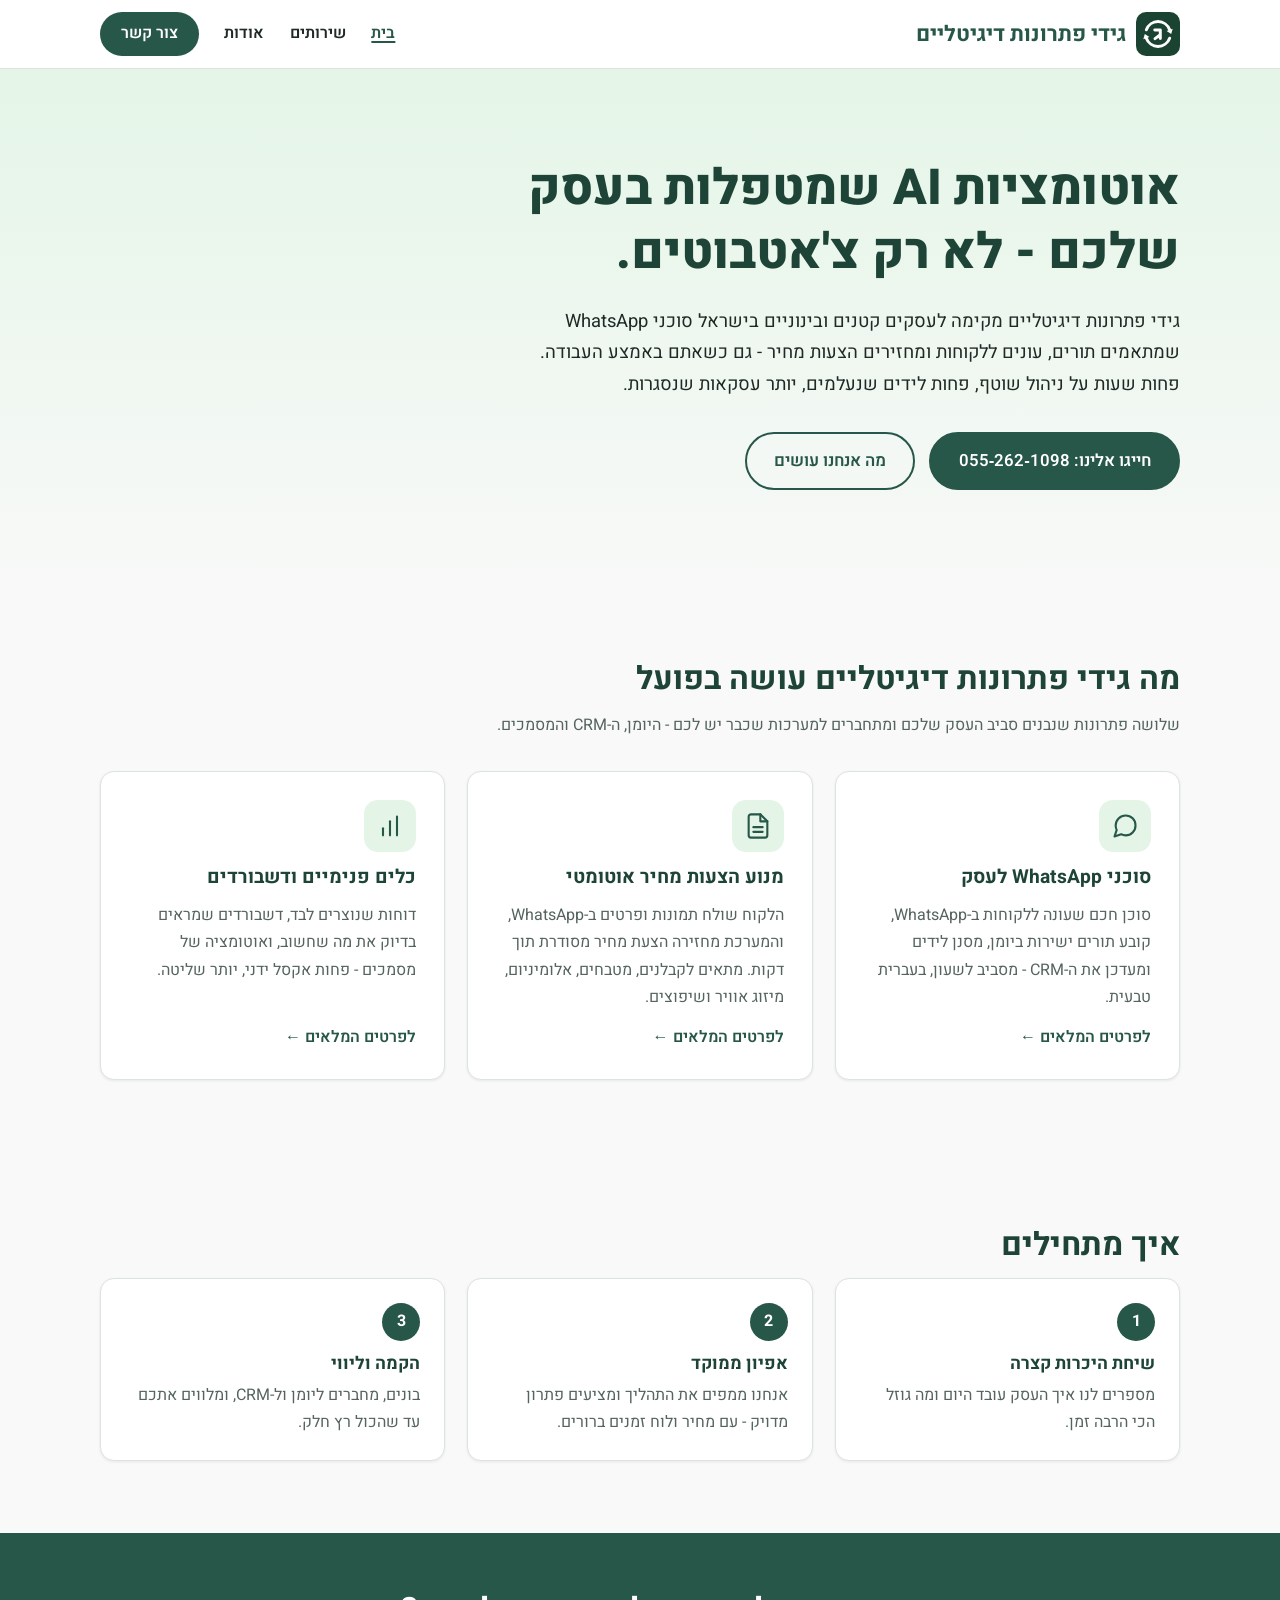
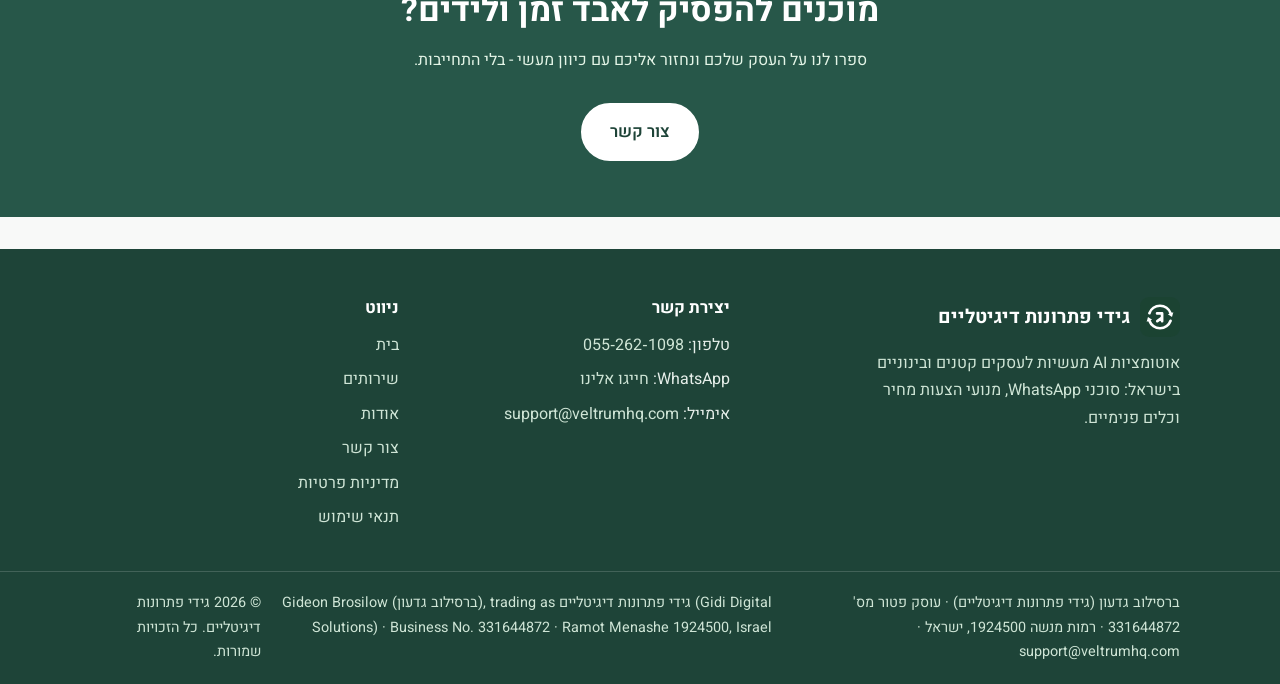
<file: index.html>
<!DOCTYPE html>
<html lang="he" dir="rtl">
<head>
  <meta name="facebook-domain-verification" content="qgvidwbexy7lkery226besrbii4dme" />
  <meta charset="UTF-8">
  <meta name="viewport" content="width=device-width, initial-scale=1.0">
  <title>גידי פתרונות דיגיטליים - אוטומציות AI לעסקים בישראל</title>
  <meta name="description" content="גידי פתרונות דיגיטליים בונה סוכני WhatsApp לתיאום תורים ושירות לקוחות, מנועי הצעות מחיר אוטומטיים וכלים פנימיים לעסקים קטנים ובינוניים בישראל.">
  <link rel="canonical" href="https://veltrumhq.com/">
  <meta property="og:type" content="website">
  <meta property="og:site_name" content="גידי פתרונות דיגיטליים">
  <meta property="og:locale" content="he_IL">
  <meta property="og:title" content="גידי פתרונות דיגיטליים - אוטומציות AI לעסקים בישראל">
  <meta property="og:description" content="סוכני WhatsApp, מנועי הצעות מחיר וכלים פנימיים - אוטומציה מעשית עם תוצאות מדידות.">
  <meta property="og:url" content="https://veltrumhq.com/">
  <link rel="icon" type="image/svg+xml" href="assets/logo.svg">
  <link rel="preconnect" href="https://fonts.googleapis.com">
  <link rel="preconnect" href="https://fonts.gstatic.com" crossorigin>
  <link href="https://fonts.googleapis.com/css2?family=Heebo:wght@400;600;700;800&display=swap" rel="stylesheet">
  <link rel="stylesheet" href="css/style.css">
  <script type="application/ld+json">
  {
    "@context": "https://schema.org",
    "@type": "ProfessionalService",
    "name": "גידי פתרונות דיגיטליים",
    "legalName": "ברסילוב גדעון",
    "alternateName": "Gidi Digital Solutions",
    "founder": { "@type": "Person", "name": "ברסילוב גדעון" },
    "url": "https://veltrumhq.com/",
    "logo": "https://veltrumhq.com/assets/logo.svg",
    "telephone": "+972-55-262-1098",
    "email": "support@veltrumhq.com",
    "description": "אוטומציות AI לעסקים קטנים ובינוניים בישראל: סוכני WhatsApp, מנועי הצעות מחיר וכלים פנימיים.",
    "address": { "@type": "PostalAddress", "addressLocality": "רמות מנשה", "postalCode": "1924500", "addressCountry": "IL" },
    "areaServed": "IL",
    "sameAs": ["https://wa.me/972552621098"]
  }
  </script>
</head>
<body>

  <header class="site-header">
    <div class="container header-inner">
      <a class="brand" href="index.html">
        <img src="assets/logo.svg" alt="גידי פתרונות דיגיטליים" class="logo">
        <span class="brand-name">גידי פתרונות דיגיטליים</span>
      </a>
      <nav class="site-nav" aria-label="ניווט ראשי">
        <button class="nav-toggle" type="button" aria-expanded="false" aria-controls="nav-menu">
          <span class="sr-only">פתיחת תפריט</span>
          <span class="nav-toggle-bar"></span>
          <span class="nav-toggle-bar"></span>
          <span class="nav-toggle-bar"></span>
        </button>
        <ul id="nav-menu" class="nav-menu">
          <li><a href="index.html" aria-current="page">בית</a></li>
          <li><a href="services.html">שירותים</a></li>
          <li><a href="about.html">אודות</a></li>
          <li><a href="contact.html" class="nav-cta">צור קשר</a></li>
        </ul>
      </nav>
    </div>
  </header>

  <main>

    <section class="hero">
      <div class="container">
        <h1>אוטומציות AI שמטפלות בעסק שלכם - לא רק צ'אטבוטים.</h1>
        <p class="hero-sub">
          גידי פתרונות דיגיטליים מקימה לעסקים קטנים ובינוניים בישראל סוכני WhatsApp שמתאמים תורים,
          עונים ללקוחות ומחזירים הצעות מחיר - גם כשאתם באמצע העבודה.
          פחות שעות על ניהול שוטף, פחות לידים שנעלמים, יותר עסקאות שנסגרות.
        </p>
        <div class="hero-actions">
          <a class="btn" href="tel:055-262-1098">חייגו&nbsp;אלינו:&nbsp;<span class="ltr-inline">055&#8209;262&#8209;1098</span></a>
          <a class="btn btn-outline" href="services.html">מה אנחנו עושים</a>
        </div>
      </div>
    </section>

    <section class="services-preview section">
      <div class="container">
        <h2 class="section-title">מה גידי פתרונות דיגיטליים עושה בפועל</h2>
        <p class="section-intro">
          שלושה פתרונות שנבנים סביב העסק שלכם ומתחברים למערכות שכבר יש לכם -
          היומן, ה-CRM והמסמכים.
        </p>
        <div class="card-grid">
          <article class="card">
            <div class="card-icon" aria-hidden="true">
              <svg viewBox="0 0 24 24" fill="none" stroke="currentColor" stroke-width="1.8" stroke-linecap="round" stroke-linejoin="round">
                <path d="M21 11.5a8.38 8.38 0 0 1-8.5 8.5 8.5 8.5 0 0 1-3.8-.9L3 21l1.9-5.7a8.38 8.38 0 0 1-.9-3.8 8.5 8.5 0 0 1 8.5-8.5 8.38 8.38 0 0 1 8.5 8.5z"/>
              </svg>
            </div>
            <h3>סוכני WhatsApp לעסק</h3>
            <p>
              סוכן חכם שעונה ללקוחות ב-WhatsApp, קובע תורים ישירות ביומן, מסנן לידים
              ומעדכן את ה-CRM - מסביב לשעון, בעברית טבעית.
            </p>
            <a class="card-link" href="services.html#whatsapp-agents">לפרטים המלאים ←</a>
          </article>
          <article class="card">
            <div class="card-icon" aria-hidden="true">
              <svg viewBox="0 0 24 24" fill="none" stroke="currentColor" stroke-width="1.8" stroke-linecap="round" stroke-linejoin="round">
                <path d="M14 2H6a2 2 0 0 0-2 2v16a2 2 0 0 0 2 2h12a2 2 0 0 0 2-2V8z"/>
                <polyline points="14 2 14 8 20 8"/>
                <line x1="16" y1="13" x2="8" y2="13"/>
                <line x1="16" y1="17" x2="8" y2="17"/>
              </svg>
            </div>
            <h3>מנוע הצעות מחיר אוטומטי</h3>
            <p>
              הלקוח שולח תמונות ופרטים ב-WhatsApp, והמערכת מחזירה הצעת מחיר מסודרת
              תוך דקות. מתאים לקבלנים, מטבחים, אלומיניום, מיזוג אוויר ושיפוצים.
            </p>
            <a class="card-link" href="services.html#quote-engine">לפרטים המלאים ←</a>
          </article>
          <article class="card">
            <div class="card-icon" aria-hidden="true">
              <svg viewBox="0 0 24 24" fill="none" stroke="currentColor" stroke-width="1.8" stroke-linecap="round" stroke-linejoin="round">
                <line x1="6" y1="20" x2="6" y2="14"/>
                <line x1="12" y1="20" x2="12" y2="8"/>
                <line x1="18" y1="20" x2="18" y2="4"/>
              </svg>
            </div>
            <h3>כלים פנימיים ודשבורדים</h3>
            <p>
              דוחות שנוצרים לבד, דשבורדים שמראים בדיוק את מה שחשוב, ואוטומציה של
              מסמכים - פחות אקסל ידני, יותר שליטה.
            </p>
            <a class="card-link" href="services.html#internal-tools">לפרטים המלאים ←</a>
          </article>
        </div>
      </div>
    </section>

    <section class="how-we-work section">
      <div class="container">
        <h2 class="section-title">איך מתחילים</h2>
        <ol class="steps">
          <li>
            <h3>שיחת היכרות קצרה</h3>
            <p>מספרים לנו איך העסק עובד היום ומה גוזל הכי הרבה זמן.</p>
          </li>
          <li>
            <h3>אפיון ממוקד</h3>
            <p>אנחנו ממפים את התהליך ומציעים פתרון מדויק - עם מחיר ולוח זמנים ברורים.</p>
          </li>
          <li>
            <h3>הקמה וליווי</h3>
            <p>בונים, מחברים ליומן ול-CRM, ומלווים אתכם עד שהכול רץ חלק.</p>
          </li>
        </ol>
      </div>
    </section>

    <section class="cta">
      <div class="container">
        <h2>מוכנים להפסיק לאבד זמן ולידים?</h2>
        <p>ספרו לנו על העסק שלכם ונחזור אליכם עם כיוון מעשי - בלי התחייבות.</p>
        <a class="btn btn-on-dark" href="contact.html">צור קשר</a>
      </div>
    </section>

  </main>

  <footer class="site-footer">
    <div class="container footer-grid">
      <div>
        <div class="footer-brand-row">
          <img src="assets/logo.svg" alt="גידי פתרונות דיגיטליים" class="logo">
          <span class="footer-brand-name">גידי פתרונות דיגיטליים</span>
        </div>
        <p class="footer-tagline">
          אוטומציות AI מעשיות לעסקים קטנים ובינוניים בישראל: סוכני WhatsApp,
          מנועי הצעות מחיר וכלים פנימיים.
        </p>
      </div>
      <div>
        <h2 class="footer-heading">יצירת קשר</h2>
        <ul class="footer-list">
          <li>טלפון: <a href="tel:055-262-1098"><span class="ltr-inline">055&#8209;262&#8209;1098</span></a></li>
          <li>WhatsApp: <a href="tel:055-262-1098">חייגו&nbsp;אלינו</a></li>
          <li>אימייל: <a href="mailto:support@veltrumhq.com">support@veltrumhq.com</a></li>
        </ul>
      </div>
      <div>
        <h2 class="footer-heading">ניווט</h2>
        <ul class="footer-list">
          <li><a href="index.html">בית</a></li>
          <li><a href="services.html">שירותים</a></li>
          <li><a href="about.html">אודות</a></li>
          <li><a href="contact.html">צור קשר</a></li>
          <li><a href="privacy.html">מדיניות פרטיות</a></li>
          <li><a href="terms.html">תנאי שימוש</a></li>
        </ul>
      </div>
    </div>
    <div class="footer-bottom">
      <div class="container">
        <p class="legal-line" dir="rtl" lang="he">
          ברסילוב גדעון (גידי פתרונות דיגיטליים) &middot;
          עוסק פטור מס' 331644872 &middot;
          רמות מנשה 1924500, ישראל &middot;
          <a href="mailto:support@veltrumhq.com">support@veltrumhq.com</a>
        </p>
        <p class="legal-line-en" dir="ltr" lang="en">
          Gideon Brosilow (ברסילוב גדעון), trading as גידי פתרונות דיגיטליים (Gidi Digital Solutions) &middot;
          Business No. 331644872 &middot;
          Ramot Menashe 1924500, Israel
        </p>
        <p>© 2026 גידי פתרונות דיגיטליים. כל הזכויות שמורות.</p>
      </div>
    </div>
  </footer>

  <script src="js/main.js"></script>
</body>
</html>
</file>
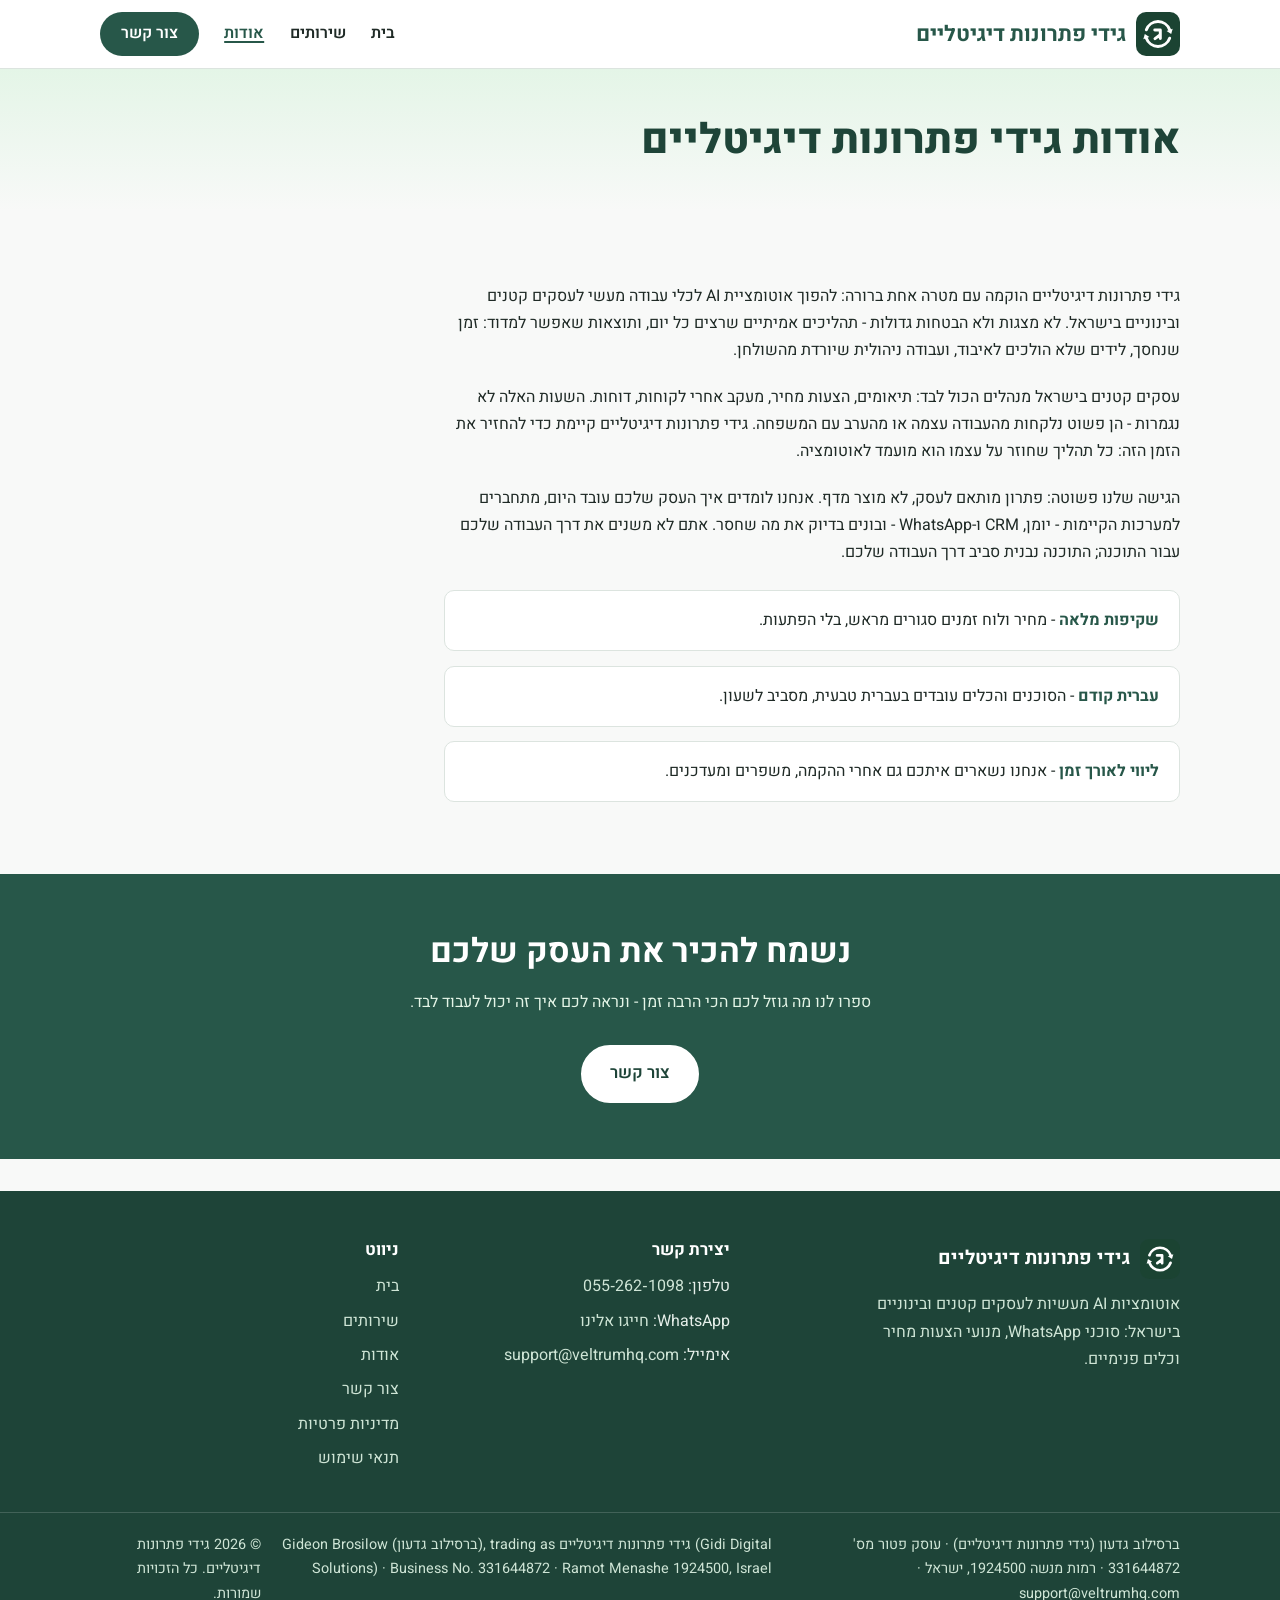
<file: about.html>
<!DOCTYPE html>
<html lang="he" dir="rtl">
<head>
  <meta charset="UTF-8">
  <meta name="viewport" content="width=device-width, initial-scale=1.0">
  <title>אודות | גידי פתרונות דיגיטליים</title>
  <meta name="description" content="הסיפור והגישה של גידי פתרונות דיגיטליים: אוטומציה מעשית לעסקים קטנים ובינוניים בישראל, תוצאות מדידות ופתרונות שנבנים סביב תהליכי העבודה שלכם.">
  <link rel="canonical" href="https://veltrumhq.com/about.html">
  <meta property="og:type" content="website">
  <meta property="og:site_name" content="גידי פתרונות דיגיטליים">
  <meta property="og:locale" content="he_IL">
  <meta property="og:title" content="אודות | גידי פתרונות דיגיטליים">
  <meta property="og:description" content="אוטומציה מעשית לעסקים בישראל - תהליכים אמיתיים, תוצאות מדידות.">
  <meta property="og:url" content="https://veltrumhq.com/about.html">
  <link rel="icon" type="image/svg+xml" href="assets/logo.svg">
  <link rel="preconnect" href="https://fonts.googleapis.com">
  <link rel="preconnect" href="https://fonts.gstatic.com" crossorigin>
  <link href="https://fonts.googleapis.com/css2?family=Heebo:wght@400;600;700;800&display=swap" rel="stylesheet">
  <link rel="stylesheet" href="css/style.css">
</head>
<body>

  <header class="site-header">
    <div class="container header-inner">
      <a class="brand" href="index.html">
        <img src="assets/logo.svg" alt="גידי פתרונות דיגיטליים" class="logo">
        <span class="brand-name">גידי פתרונות דיגיטליים</span>
      </a>
      <nav class="site-nav" aria-label="ניווט ראשי">
        <button class="nav-toggle" type="button" aria-expanded="false" aria-controls="nav-menu">
          <span class="sr-only">פתיחת תפריט</span>
          <span class="nav-toggle-bar"></span>
          <span class="nav-toggle-bar"></span>
          <span class="nav-toggle-bar"></span>
        </button>
        <ul id="nav-menu" class="nav-menu">
          <li><a href="index.html">בית</a></li>
          <li><a href="services.html">שירותים</a></li>
          <li><a href="about.html" aria-current="page">אודות</a></li>
          <li><a href="contact.html" class="nav-cta">צור קשר</a></li>
        </ul>
      </nav>
    </div>
  </header>

  <main>

    <section class="page-hero">
      <div class="container">
        <h1>אודות גידי פתרונות דיגיטליים</h1>
      </div>
    </section>

    <section class="section">
      <div class="container">
        <div class="about-content">
          <p>
            גידי פתרונות דיגיטליים הוקמה עם מטרה אחת ברורה: להפוך אוטומציית AI לכלי עבודה
            מעשי לעסקים קטנים ובינוניים בישראל. לא מצגות ולא הבטחות גדולות -
            תהליכים אמיתיים שרצים כל יום, ותוצאות שאפשר למדוד: זמן שנחסך,
            לידים שלא הולכים לאיבוד, ועבודה ניהולית שיורדת מהשולחן.
          </p>
          <p>
            עסקים קטנים בישראל מנהלים הכול לבד: תיאומים, הצעות מחיר, מעקב אחרי
            לקוחות, דוחות. השעות האלה לא נגמרות - הן פשוט נלקחות מהעבודה עצמה
            או מהערב עם המשפחה. גידי פתרונות דיגיטליים קיימת כדי להחזיר את הזמן הזה: כל תהליך
            שחוזר על עצמו הוא מועמד לאוטומציה.
          </p>
          <p>
            הגישה שלנו פשוטה: פתרון מותאם לעסק, לא מוצר מדף. אנחנו לומדים איך
            העסק שלכם עובד היום, מתחברים למערכות הקיימות - יומן, CRM ו-WhatsApp -
            ובונים בדיוק את מה שחסר. אתם לא משנים את דרך העבודה שלכם עבור התוכנה;
            התוכנה נבנית סביב דרך העבודה שלכם.
          </p>
          <ul class="values">
            <li><strong>שקיפות מלאה</strong> - מחיר ולוח זמנים סגורים מראש, בלי הפתעות.</li>
            <li><strong>עברית קודם</strong> - הסוכנים והכלים עובדים בעברית טבעית, מסביב לשעון.</li>
            <li><strong>ליווי לאורך זמן</strong> - אנחנו נשארים איתכם גם אחרי ההקמה, משפרים ומעדכנים.</li>
          </ul>
        </div>
      </div>
    </section>

    <section class="cta">
      <div class="container">
        <h2>נשמח להכיר את העסק שלכם</h2>
        <p>ספרו לנו מה גוזל לכם הכי הרבה זמן - ונראה לכם איך זה יכול לעבוד לבד.</p>
        <a class="btn btn-on-dark" href="contact.html">צור קשר</a>
      </div>
    </section>

  </main>

  <footer class="site-footer">
    <div class="container footer-grid">
      <div>
        <div class="footer-brand-row">
          <img src="assets/logo.svg" alt="גידי פתרונות דיגיטליים" class="logo">
          <span class="footer-brand-name">גידי פתרונות דיגיטליים</span>
        </div>
        <p class="footer-tagline">
          אוטומציות AI מעשיות לעסקים קטנים ובינוניים בישראל: סוכני WhatsApp,
          מנועי הצעות מחיר וכלים פנימיים.
        </p>
      </div>
      <div>
        <h2 class="footer-heading">יצירת קשר</h2>
        <ul class="footer-list">
          <li>טלפון: <a href="tel:055-262-1098"><span class="ltr-inline">055&#8209;262&#8209;1098</span></a></li>
          <li>WhatsApp: <a href="tel:055-262-1098">חייגו&nbsp;אלינו</a></li>
          <li>אימייל: <a href="mailto:support@veltrumhq.com">support@veltrumhq.com</a></li>
        </ul>
      </div>
      <div>
        <h2 class="footer-heading">ניווט</h2>
        <ul class="footer-list">
          <li><a href="index.html">בית</a></li>
          <li><a href="services.html">שירותים</a></li>
          <li><a href="about.html">אודות</a></li>
          <li><a href="contact.html">צור קשר</a></li>
          <li><a href="privacy.html">מדיניות פרטיות</a></li>
          <li><a href="terms.html">תנאי שימוש</a></li>
        </ul>
      </div>
    </div>
    <div class="footer-bottom">
      <div class="container">
        <p class="legal-line" dir="rtl" lang="he">
          ברסילוב גדעון (גידי פתרונות דיגיטליים) &middot;
          עוסק פטור מס' 331644872 &middot;
          רמות מנשה 1924500, ישראל &middot;
          <a href="mailto:support@veltrumhq.com">support@veltrumhq.com</a>
        </p>
        <p class="legal-line-en" dir="ltr" lang="en">
          Gideon Brosilow (ברסילוב גדעון), trading as גידי פתרונות דיגיטליים (Gidi Digital Solutions) &middot;
          Business No. 331644872 &middot;
          Ramot Menashe 1924500, Israel
        </p>
        <p>© 2026 גידי פתרונות דיגיטליים. כל הזכויות שמורות.</p>
      </div>
    </div>
  </footer>

  <script src="js/main.js"></script>
</body>
</html>
</file>
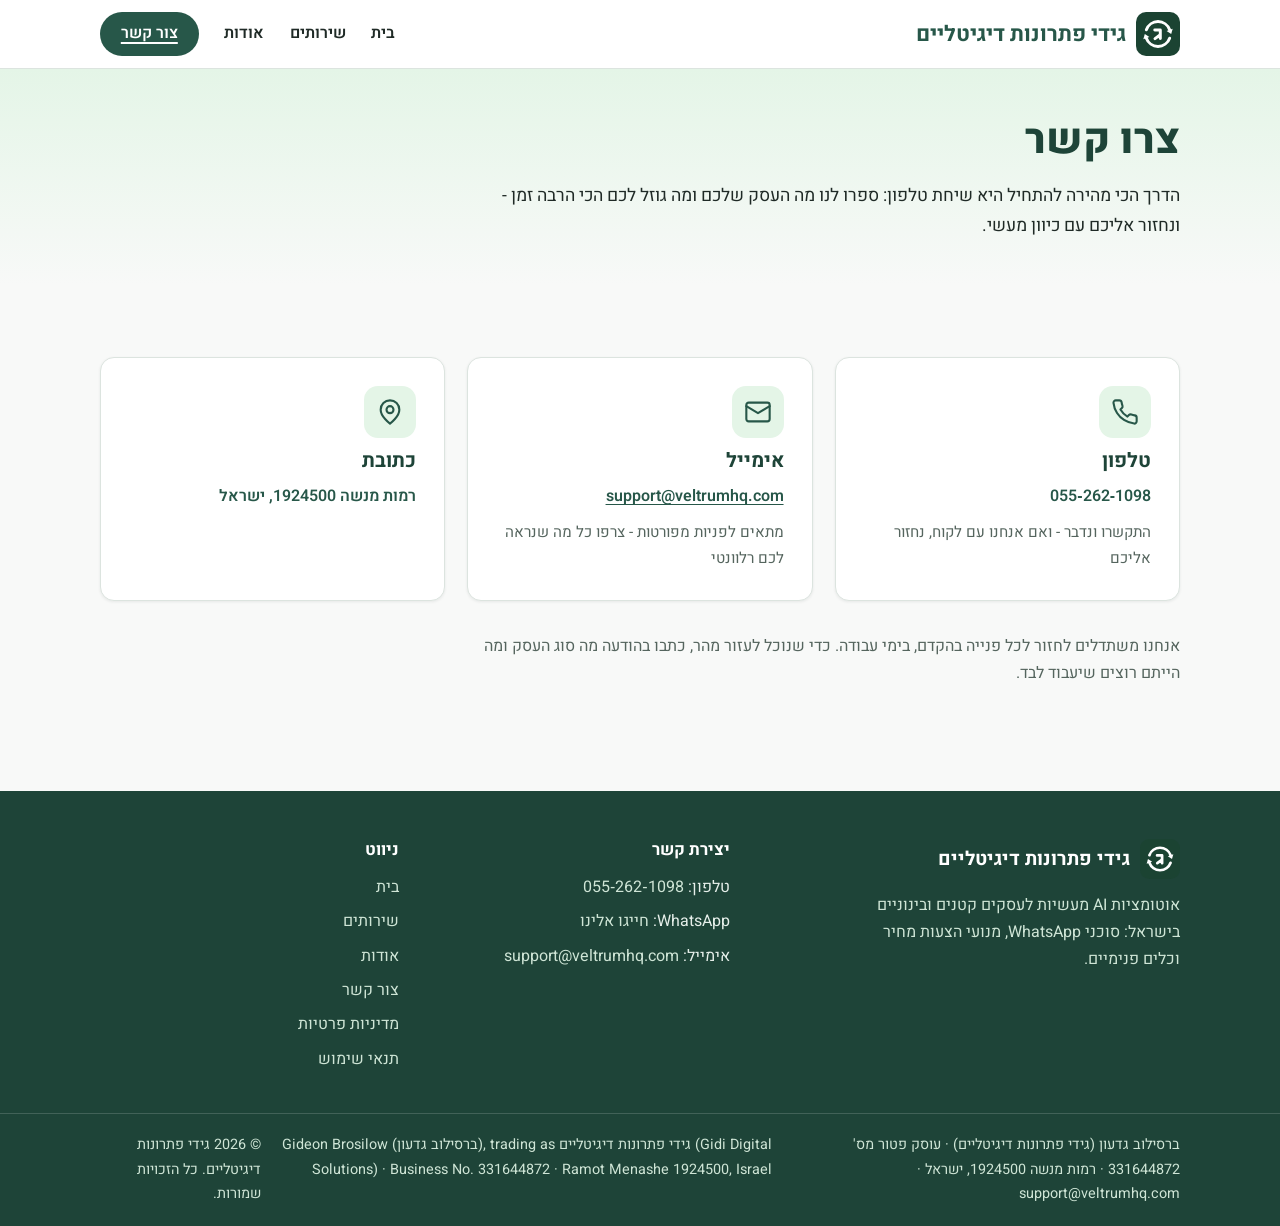
<file: contact.html>
<!DOCTYPE html>
<html lang="he" dir="rtl">
<head>
  <meta charset="UTF-8">
  <meta name="viewport" content="width=device-width, initial-scale=1.0">
  <title>צרו קשר | גידי פתרונות דיגיטליים</title>
  <meta name="description" content="דברו עם גידי פתרונות דיגיטליים ב-WhatsApp, בטלפון או באימייל - נשמח לשמוע איך העסק שלכם עובד ולהציע כיוון מעשי לאוטומציה.">
  <link rel="canonical" href="https://veltrumhq.com/contact.html">
  <meta property="og:type" content="website">
  <meta property="og:site_name" content="גידי פתרונות דיגיטליים">
  <meta property="og:locale" content="he_IL">
  <meta property="og:title" content="צרו קשר | גידי פתרונות דיגיטליים">
  <meta property="og:description" content="WhatsApp, טלפון או אימייל - ספרו לנו על העסק שלכם ונחזור אליכם עם כיוון מעשי.">
  <meta property="og:url" content="https://veltrumhq.com/contact.html">
  <link rel="icon" type="image/svg+xml" href="assets/logo.svg">
  <link rel="preconnect" href="https://fonts.googleapis.com">
  <link rel="preconnect" href="https://fonts.gstatic.com" crossorigin>
  <link href="https://fonts.googleapis.com/css2?family=Heebo:wght@400;600;700;800&display=swap" rel="stylesheet">
  <link rel="stylesheet" href="css/style.css">
  <script type="application/ld+json">
  {
    "@context": "https://schema.org",
    "@type": "ProfessionalService",
    "name": "גידי פתרונות דיגיטליים",
    "legalName": "ברסילוב גדעון",
    "alternateName": "Gidi Digital Solutions",
    "founder": { "@type": "Person", "name": "ברסילוב גדעון" },
    "url": "https://veltrumhq.com/",
    "telephone": "+972-55-262-1098",
    "email": "support@veltrumhq.com",
    "address": { "@type": "PostalAddress", "addressLocality": "רמות מנשה", "postalCode": "1924500", "addressCountry": "IL" },
    "areaServed": "IL",
    "sameAs": ["https://wa.me/972552621098"]
  }
  </script>
</head>
<body>

  <header class="site-header">
    <div class="container header-inner">
      <a class="brand" href="index.html">
        <img src="assets/logo.svg" alt="גידי פתרונות דיגיטליים" class="logo">
        <span class="brand-name">גידי פתרונות דיגיטליים</span>
      </a>
      <nav class="site-nav" aria-label="ניווט ראשי">
        <button class="nav-toggle" type="button" aria-expanded="false" aria-controls="nav-menu">
          <span class="sr-only">פתיחת תפריט</span>
          <span class="nav-toggle-bar"></span>
          <span class="nav-toggle-bar"></span>
          <span class="nav-toggle-bar"></span>
        </button>
        <ul id="nav-menu" class="nav-menu">
          <li><a href="index.html">בית</a></li>
          <li><a href="services.html">שירותים</a></li>
          <li><a href="about.html">אודות</a></li>
          <li><a href="contact.html" class="nav-cta" aria-current="page">צור קשר</a></li>
        </ul>
      </nav>
    </div>
  </header>

  <main>

    <section class="page-hero">
      <div class="container">
        <h1>צרו קשר</h1>
        <p>
          הדרך הכי מהירה להתחיל היא שיחת טלפון: ספרו לנו מה העסק שלכם
          ומה גוזל לכם הכי הרבה זמן - ונחזור אליכם עם כיוון מעשי.
        </p>
      </div>
    </section>

    <section class="section">
      <div class="container">
        <div class="contact-channels">

          <div class="channel">
            <span class="channel-icon" aria-hidden="true">
              <svg viewBox="0 0 24 24" fill="none" stroke="currentColor" stroke-width="1.8" stroke-linecap="round" stroke-linejoin="round">
                <path d="M22 16.92v3a2 2 0 0 1-2.18 2 19.79 19.79 0 0 1-8.63-3.07 19.5 19.5 0 0 1-6-6 19.79 19.79 0 0 1-3.07-8.67A2 2 0 0 1 4.11 2h3a2 2 0 0 1 2 1.72 12.84 12.84 0 0 0 .7 2.81 2 2 0 0 1-.45 2.11L8.09 9.91a16 16 0 0 0 6 6l1.27-1.27a2 2 0 0 1 2.11-.45 12.84 12.84 0 0 0 2.81.7A2 2 0 0 1 22 16.92z"/>
              </svg>
            </span>
            <h2>טלפון</h2>
            <a class="channel-value" href="tel:055-262-1098" aria-label="חיוג למספר 055-262-1098"><span class="ltr-inline">055&#8209;262&#8209;1098</span></a>
            <span class="channel-note">התקשרו ונדבר - ואם אנחנו עם לקוח, נחזור אליכם</span>
          </div>

          <div class="channel">
            <span class="channel-icon" aria-hidden="true">
              <svg viewBox="0 0 24 24" fill="none" stroke="currentColor" stroke-width="1.8" stroke-linecap="round" stroke-linejoin="round">
                <rect x="2" y="4" width="20" height="16" rx="2"/>
                <path d="m22 7-10 6L2 7"/>
              </svg>
            </span>
            <h2>אימייל</h2>
            <a class="channel-value" href="mailto:support@veltrumhq.com">support@veltrumhq.com</a>
            <span class="channel-note">מתאים לפניות מפורטות - צרפו כל מה שנראה לכם רלוונטי</span>
          </div>

          <div class="channel">
            <span class="channel-icon" aria-hidden="true">
              <svg viewBox="0 0 24 24" fill="none" stroke="currentColor" stroke-width="1.8" stroke-linecap="round" stroke-linejoin="round">
                <path d="M20 10c0 6-8 12-8 12s-8-6-8-12a8 8 0 0 1 16 0z"/>
                <circle cx="12" cy="10" r="3"/>
              </svg>
            </span>
            <h2>כתובת</h2>
            <span class="channel-address">רמות מנשה 1924500, ישראל</span>
          </div>

        </div>

        <p class="contact-note">
          אנחנו משתדלים לחזור לכל פנייה בהקדם, בימי עבודה. כדי שנוכל לעזור מהר,
          כתבו בהודעה מה סוג העסק ומה הייתם רוצים שיעבוד לבד.
        </p>
      </div>
    </section>

  </main>

  <footer class="site-footer">
    <div class="container footer-grid">
      <div>
        <div class="footer-brand-row">
          <img src="assets/logo.svg" alt="גידי פתרונות דיגיטליים" class="logo">
          <span class="footer-brand-name">גידי פתרונות דיגיטליים</span>
        </div>
        <p class="footer-tagline">
          אוטומציות AI מעשיות לעסקים קטנים ובינוניים בישראל: סוכני WhatsApp,
          מנועי הצעות מחיר וכלים פנימיים.
        </p>
      </div>
      <div>
        <h2 class="footer-heading">יצירת קשר</h2>
        <ul class="footer-list">
          <li>טלפון: <a href="tel:055-262-1098"><span class="ltr-inline">055&#8209;262&#8209;1098</span></a></li>
          <li>WhatsApp: <a href="tel:055-262-1098">חייגו&nbsp;אלינו</a></li>
          <li>אימייל: <a href="mailto:support@veltrumhq.com">support@veltrumhq.com</a></li>
        </ul>
      </div>
      <div>
        <h2 class="footer-heading">ניווט</h2>
        <ul class="footer-list">
          <li><a href="index.html">בית</a></li>
          <li><a href="services.html">שירותים</a></li>
          <li><a href="about.html">אודות</a></li>
          <li><a href="contact.html">צור קשר</a></li>
          <li><a href="privacy.html">מדיניות פרטיות</a></li>
          <li><a href="terms.html">תנאי שימוש</a></li>
        </ul>
      </div>
    </div>
    <div class="footer-bottom">
      <div class="container">
        <p class="legal-line" dir="rtl" lang="he">
          ברסילוב גדעון (גידי פתרונות דיגיטליים) &middot;
          עוסק פטור מס' 331644872 &middot;
          רמות מנשה 1924500, ישראל &middot;
          <a href="mailto:support@veltrumhq.com">support@veltrumhq.com</a>
        </p>
        <p class="legal-line-en" dir="ltr" lang="en">
          Gideon Brosilow (ברסילוב גדעון), trading as גידי פתרונות דיגיטליים (Gidi Digital Solutions) &middot;
          Business No. 331644872 &middot;
          Ramot Menashe 1924500, Israel
        </p>
        <p>© 2026 גידי פתרונות דיגיטליים. כל הזכויות שמורות.</p>
      </div>
    </div>
  </footer>

  <script src="js/main.js"></script>
</body>
</html>
</file>
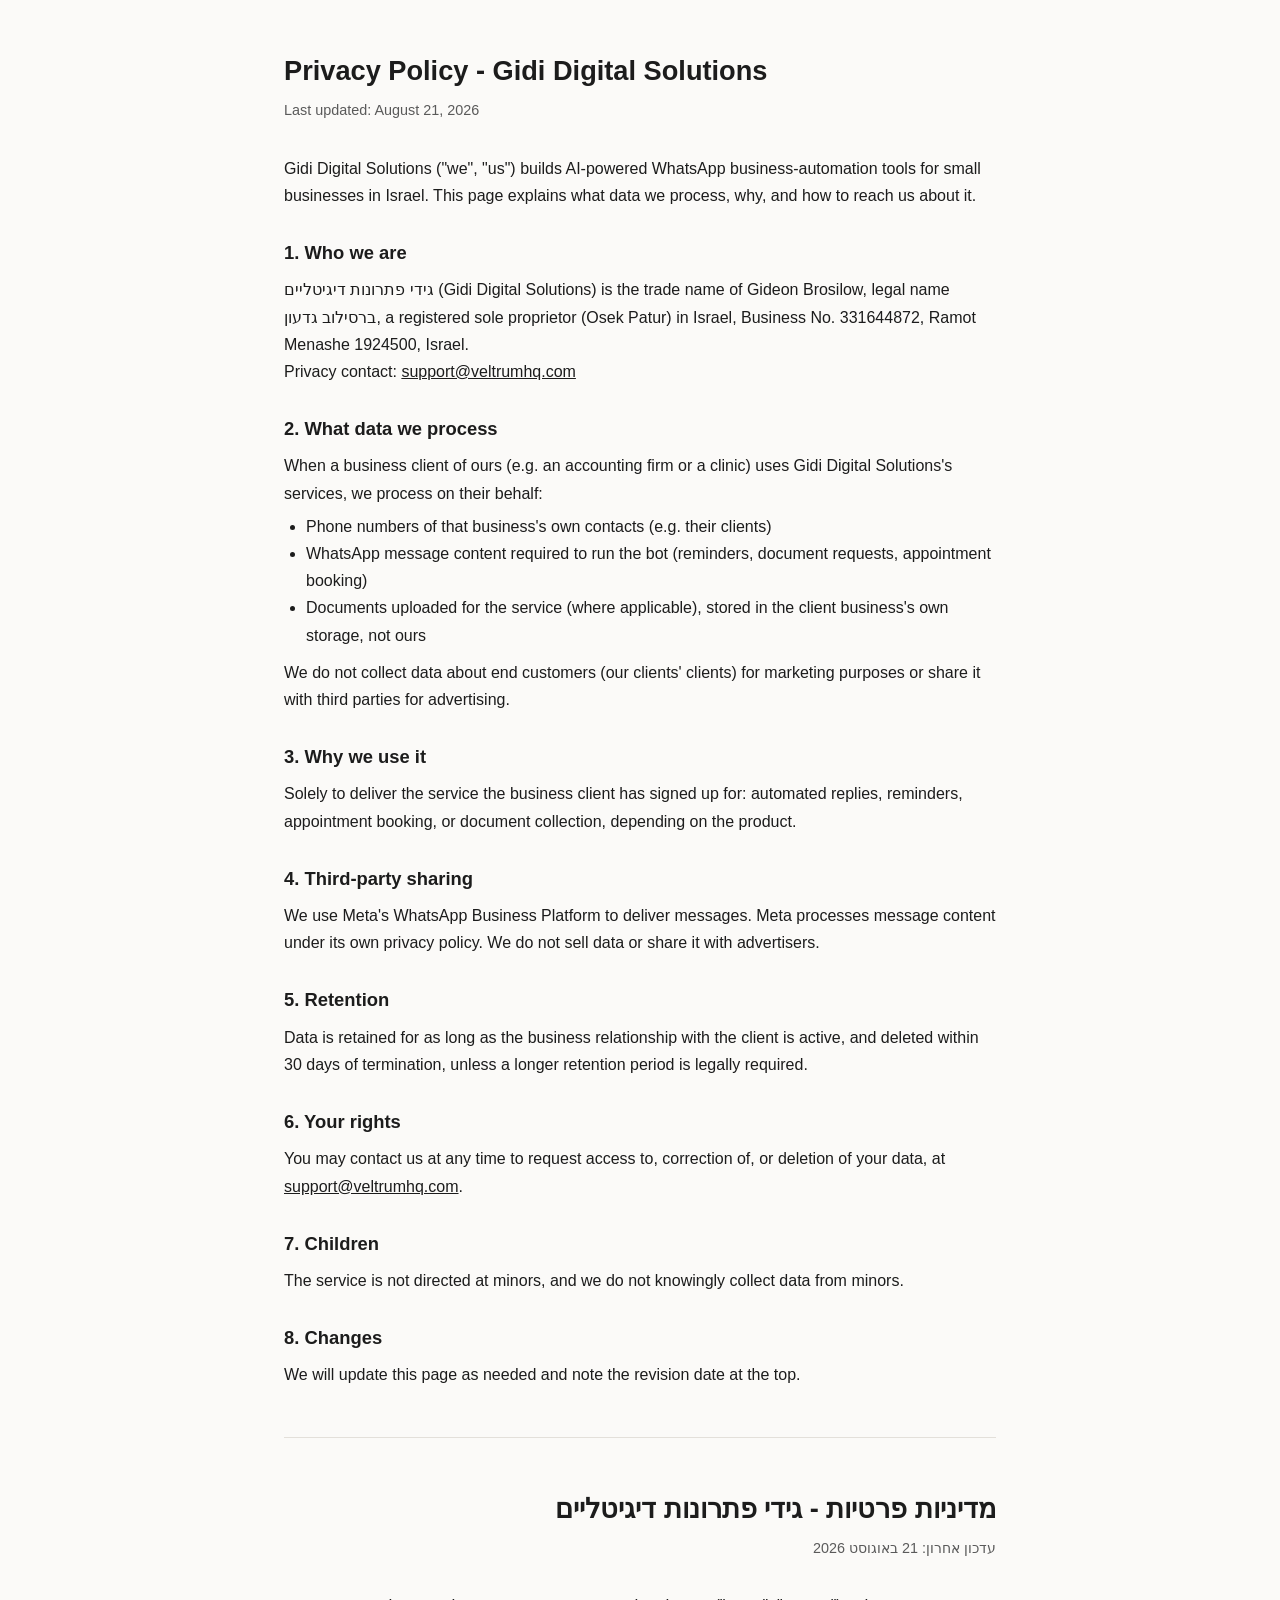
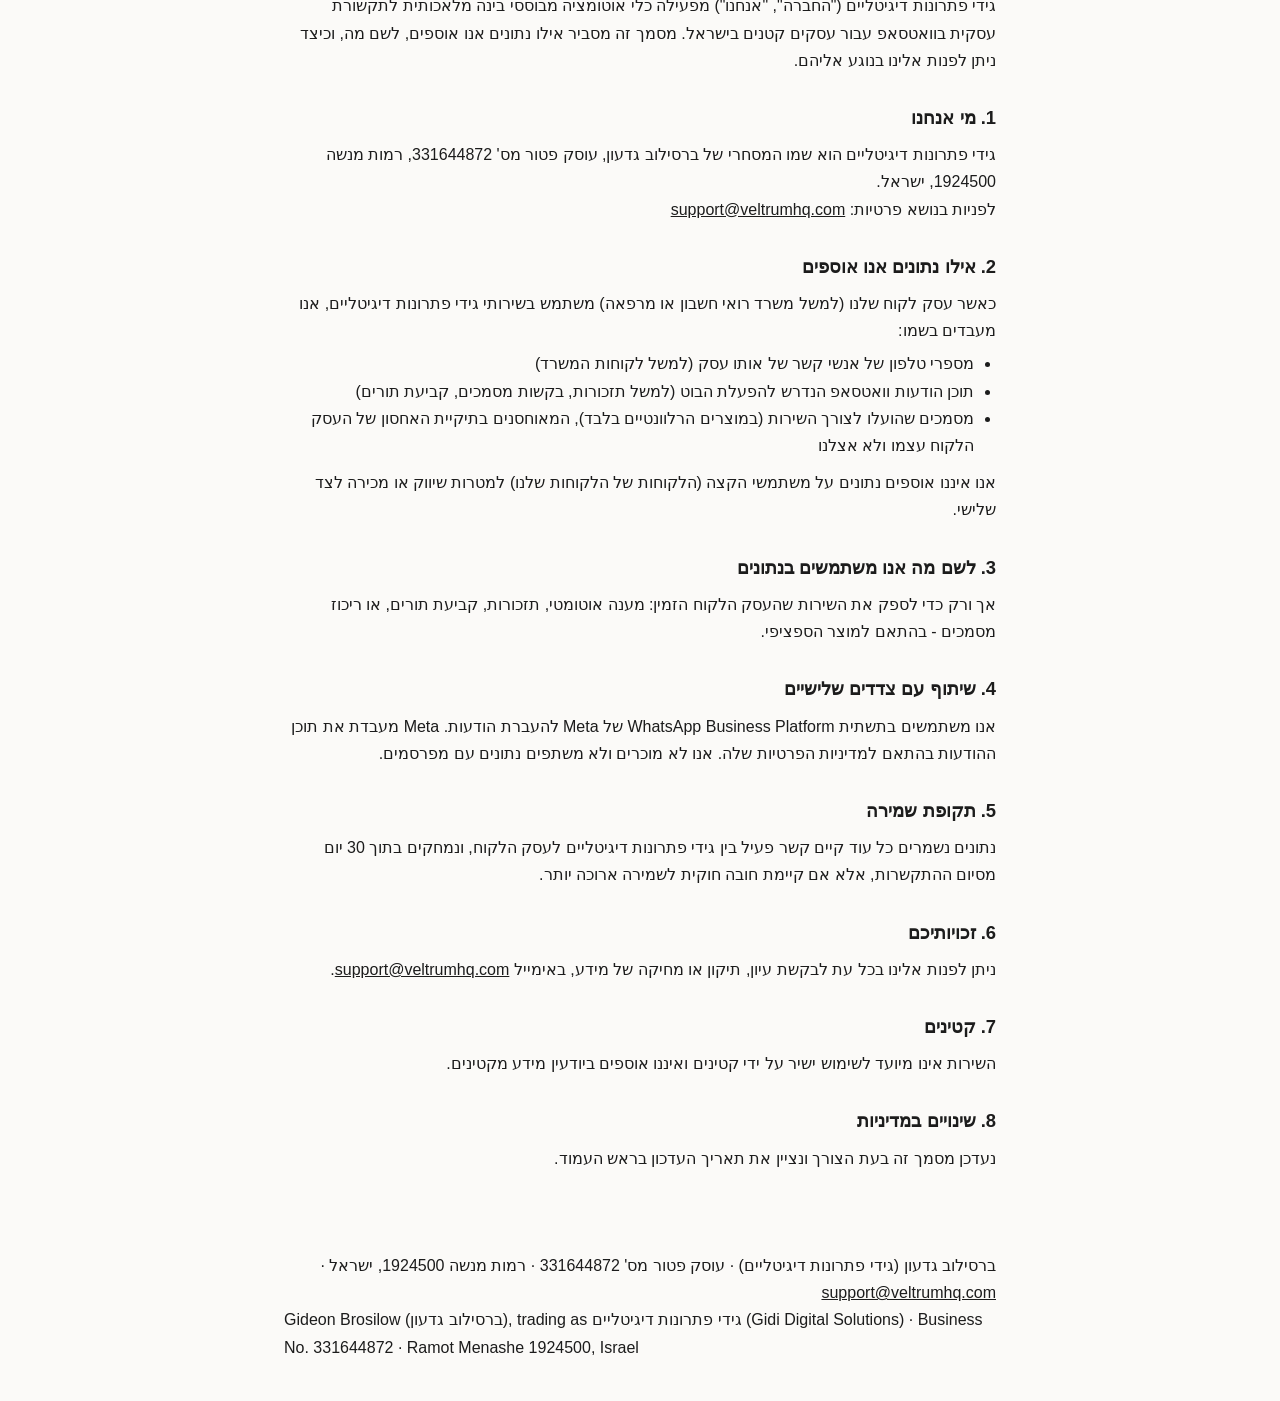
<file: privacy.html>
<!DOCTYPE html>
<html lang="en" dir="ltr">
<head>
<meta charset="UTF-8">
<meta name="viewport" content="width=device-width, initial-scale=1.0">
<title>Privacy Policy · מדיניות פרטיות - גידי פתרונות דיגיטליים</title>
<meta name="description" content="Gidi Digital Solutions (גידי פתרונות דיגיטליים) privacy policy in English and Hebrew: what data we process for WhatsApp business automation, why, retention, and how to reach us about it.">
<link rel="canonical" href="https://veltrumhq.com/privacy.html">
<link rel="icon" type="image/svg+xml" href="assets/logo.svg">
<style>
  :root { --ink:#1c1c1c; --muted:#5a5a5a; --line:#e3e0da; --bg:#fbfaf8; }
  * { box-sizing: border-box; margin: 0; padding: 0; }
  body { font-family: "Segoe UI", "Heebo", Arial, sans-serif; background: var(--bg); color: var(--ink); line-height: 1.7; }
  main { max-width: 760px; margin: 0 auto; padding: 48px 24px 80px; }
  h1 { font-size: 1.7rem; margin-bottom: 4px; }
  .updated { color: var(--muted); font-size: .9rem; margin-bottom: 32px; }
  h2 { font-size: 1.15rem; margin: 28px 0 8px; }
  p, li { font-size: 1rem; color: var(--ink); }
  ul { padding-inline-start: 22px; margin: 6px 0 10px; }
  .lang-divider { border: none; border-top: 1px solid var(--line); margin: 48px 0; }
  .en { direction: ltr; text-align: left; }
  .he { direction: rtl; text-align: right; }
  a { color: inherit; }
  footer { max-width: 760px; margin: 0 auto; padding: 0 24px 40px; color: var(--muted); font-size: .85rem; }
</style>
</head>
<body>
<main>
  <section class="en" lang="en">
    <h1>Privacy Policy - Gidi Digital Solutions</h1>
    <p class="updated">Last updated: August 21, 2026</p>

    <p>Gidi Digital Solutions ("we", "us") builds AI-powered WhatsApp business-automation tools for small businesses in Israel. This page explains what data we process, why, and how to reach us about it.</p>

    <h2>1. Who we are</h2>
    <p>גידי פתרונות דיגיטליים (Gidi Digital Solutions) is the trade name of Gideon Brosilow, legal name ברסילוב גדעון, a registered sole proprietor (Osek Patur) in Israel, Business No. 331644872, Ramot Menashe 1924500, Israel.<br>
    Privacy contact: <a href="mailto:support@veltrumhq.com">support@veltrumhq.com</a></p>

    <h2>2. What data we process</h2>
    <p>When a business client of ours (e.g. an accounting firm or a clinic) uses Gidi Digital Solutions's services, we process on their behalf:</p>
    <ul>
      <li>Phone numbers of that business's own contacts (e.g. their clients)</li>
      <li>WhatsApp message content required to run the bot (reminders, document requests, appointment booking)</li>
      <li>Documents uploaded for the service (where applicable), stored in the client business's own storage, not ours</li>
    </ul>
    <p>We do not collect data about end customers (our clients' clients) for marketing purposes or share it with third parties for advertising.</p>

    <h2>3. Why we use it</h2>
    <p>Solely to deliver the service the business client has signed up for: automated replies, reminders, appointment booking, or document collection, depending on the product.</p>

    <h2>4. Third-party sharing</h2>
    <p>We use Meta's WhatsApp Business Platform to deliver messages. Meta processes message content under its own privacy policy. We do not sell data or share it with advertisers.</p>

    <h2>5. Retention</h2>
    <p>Data is retained for as long as the business relationship with the client is active, and deleted within 30 days of termination, unless a longer retention period is legally required.</p>

    <h2>6. Your rights</h2>
    <p>You may contact us at any time to request access to, correction of, or deletion of your data, at <a href="mailto:support@veltrumhq.com">support@veltrumhq.com</a>.</p>

    <h2>7. Children</h2>
    <p>The service is not directed at minors, and we do not knowingly collect data from minors.</p>

    <h2>8. Changes</h2>
    <p>We will update this page as needed and note the revision date at the top.</p>
  </section>

  <hr class="lang-divider">

  <section class="he" lang="he" dir="rtl">
    <h1>מדיניות פרטיות - גידי פתרונות דיגיטליים</h1>
    <p class="updated">עדכון אחרון: 21 באוגוסט 2026</p>

    <p>גידי פתרונות דיגיטליים ("החברה", "אנחנו") מפעילה כלי אוטומציה מבוססי בינה מלאכותית לתקשורת עסקית בוואטסאפ עבור עסקים קטנים בישראל. מסמך זה מסביר אילו נתונים אנו אוספים, לשם מה, וכיצד ניתן לפנות אלינו בנוגע אליהם.</p>

    <h2>1. מי אנחנו</h2>
    <p>גידי פתרונות דיגיטליים הוא שמו המסחרי של ברסילוב גדעון, עוסק פטור מס' 331644872, רמות מנשה 1924500, ישראל.<br>
    לפניות בנושא פרטיות: <a href="mailto:support@veltrumhq.com">support@veltrumhq.com</a></p>

    <h2>2. אילו נתונים אנו אוספים</h2>
    <p>כאשר עסק לקוח שלנו (למשל משרד רואי חשבון או מרפאה) משתמש בשירותי גידי פתרונות דיגיטליים, אנו מעבדים בשמו:</p>
    <ul>
      <li>מספרי טלפון של אנשי קשר של אותו עסק (למשל לקוחות המשרד)</li>
      <li>תוכן הודעות וואטסאפ הנדרש להפעלת הבוט (למשל תזכורות, בקשות מסמכים, קביעת תורים)</li>
      <li>מסמכים שהועלו לצורך השירות (במוצרים הרלוונטיים בלבד), המאוחסנים בתיקיית האחסון של העסק הלקוח עצמו ולא אצלנו</li>
    </ul>
    <p>אנו איננו אוספים נתונים על משתמשי הקצה (הלקוחות של הלקוחות שלנו) למטרות שיווק או מכירה לצד שלישי.</p>

    <h2>3. לשם מה אנו משתמשים בנתונים</h2>
    <p>אך ורק כדי לספק את השירות שהעסק הלקוח הזמין: מענה אוטומטי, תזכורות, קביעת תורים, או ריכוז מסמכים - בהתאם למוצר הספציפי.</p>

    <h2>4. שיתוף עם צדדים שלישיים</h2>
    <p>אנו משתמשים בתשתית WhatsApp Business Platform של Meta להעברת הודעות. Meta מעבדת את תוכן ההודעות בהתאם למדיניות הפרטיות שלה. אנו לא מוכרים ולא משתפים נתונים עם מפרסמים.</p>

    <h2>5. תקופת שמירה</h2>
    <p>נתונים נשמרים כל עוד קיים קשר פעיל בין גידי פתרונות דיגיטליים לעסק הלקוח, ונמחקים בתוך 30 יום מסיום ההתקשרות, אלא אם קיימת חובה חוקית לשמירה ארוכה יותר.</p>

    <h2>6. זכויותיכם</h2>
    <p>ניתן לפנות אלינו בכל עת לבקשת עיון, תיקון או מחיקה של מידע, באימייל <a href="mailto:support@veltrumhq.com">support@veltrumhq.com</a>.</p>

    <h2>7. קטינים</h2>
    <p>השירות אינו מיועד לשימוש ישיר על ידי קטינים ואיננו אוספים ביודעין מידע מקטינים.</p>

    <h2>8. שינויים במדיניות</h2>
    <p>נעדכן מסמך זה בעת הצורך ונציין את תאריך העדכון בראש העמוד.</p>
  </section>
</main>
<footer dir="rtl">
  <p class="legal-line" dir="rtl" lang="he">ברסילוב גדעון (גידי פתרונות דיגיטליים) &middot; עוסק פטור מס' 331644872 &middot; רמות מנשה 1924500, ישראל &middot; <a href="mailto:support@veltrumhq.com">support@veltrumhq.com</a></p>
  <p class="legal-line-en" dir="ltr" lang="en">Gideon Brosilow (ברסילוב גדעון), trading as גידי פתרונות דיגיטליים (Gidi Digital Solutions) &middot; Business No. 331644872 &middot; Ramot Menashe 1924500, Israel</p>
</footer>
</body>
</html>
</file>
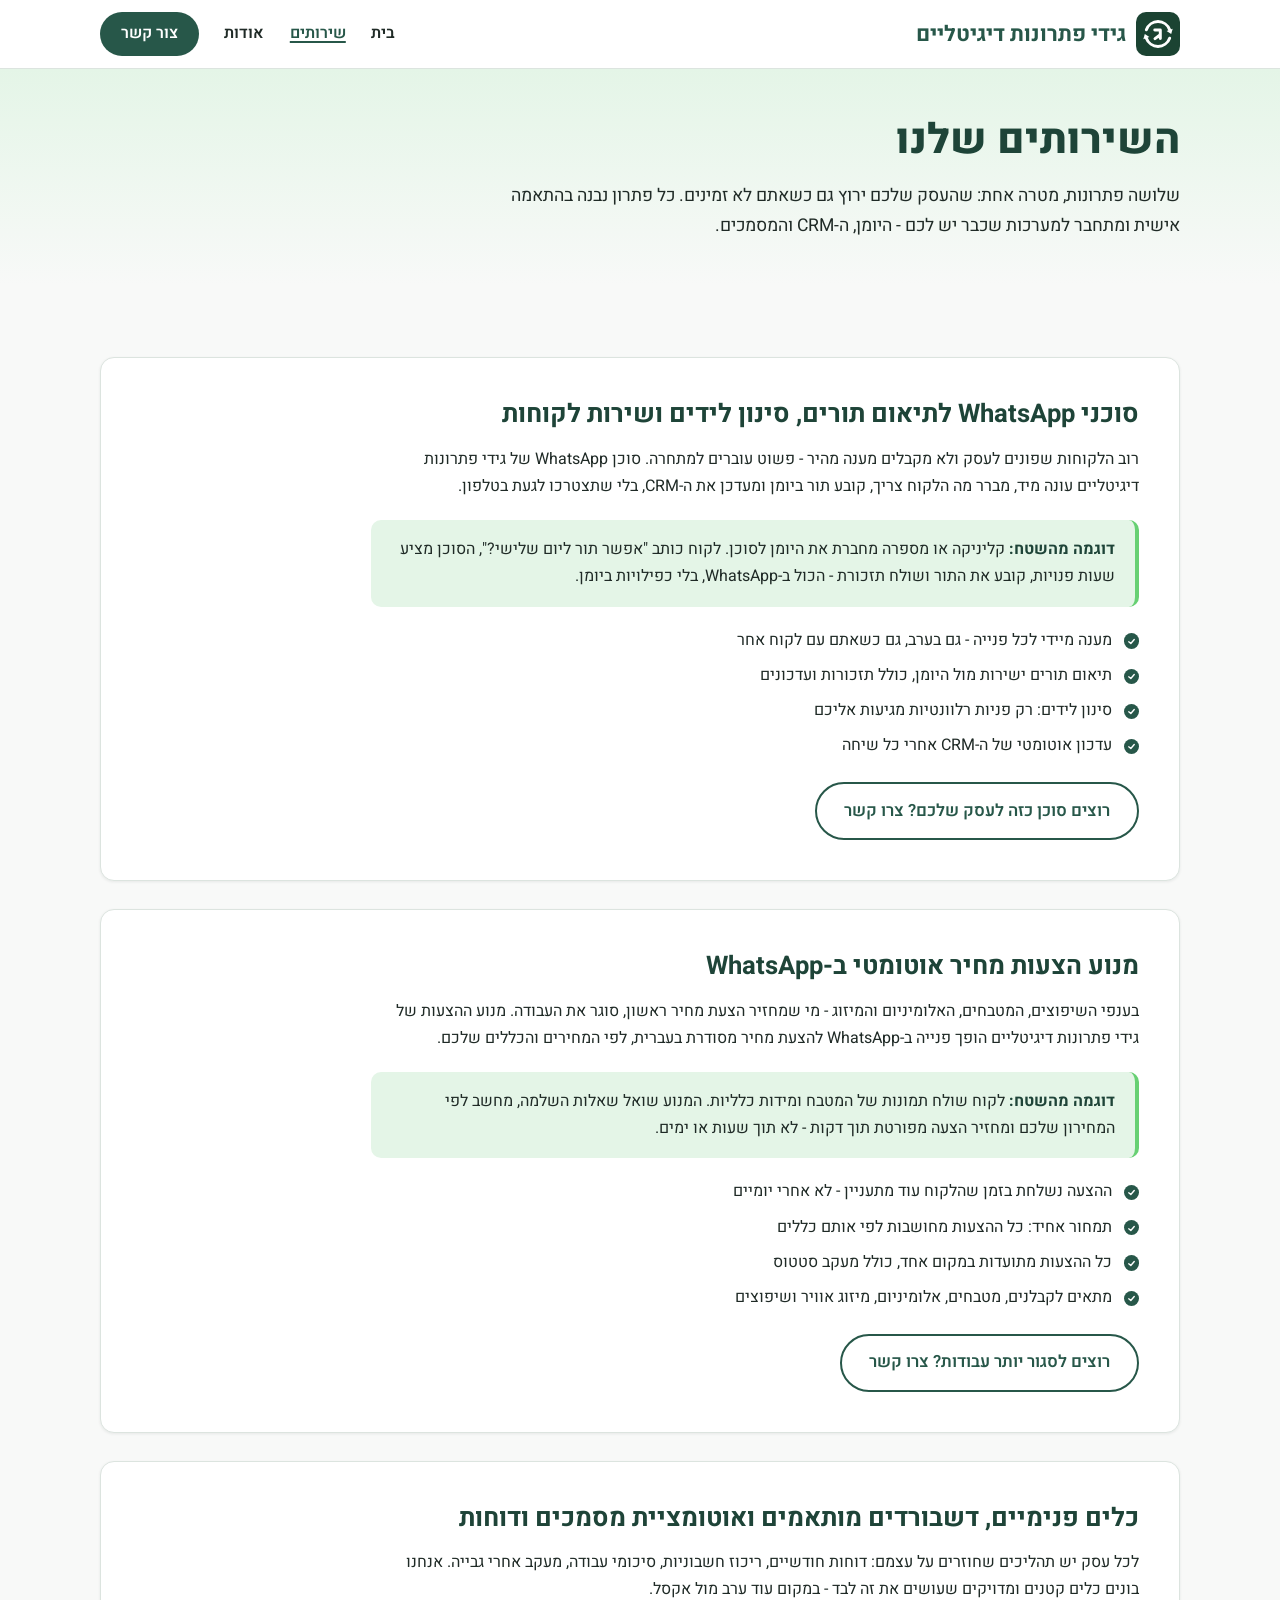
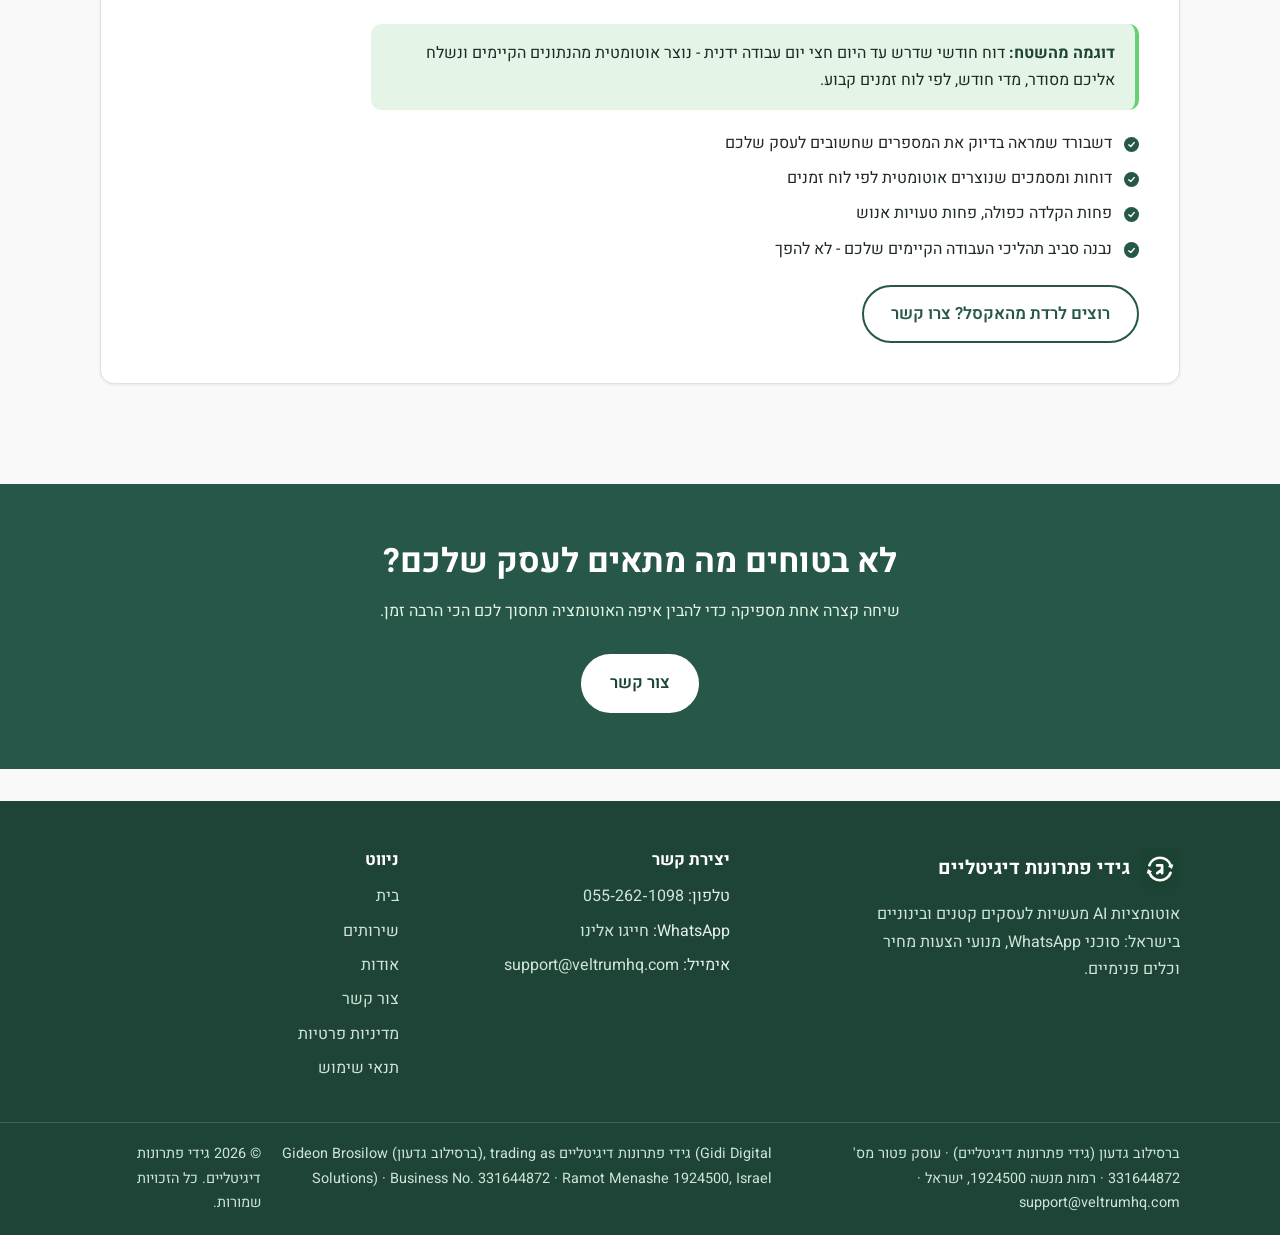
<file: services.html>
<!DOCTYPE html>
<html lang="he" dir="rtl">
<head>
  <meta charset="UTF-8">
  <meta name="viewport" content="width=device-width, initial-scale=1.0">
  <title>השירותים שלנו | גידי פתרונות דיגיטליים</title>
  <meta name="description" content="סוכני WhatsApp מחוברים ליומן ול-CRM, מנוע הצעות מחיר אוטומטי ודשבורדים מותאמים - כך גידי פתרונות דיגיטליים חוסכת לעסק שלכם שעות עבודה כל שבוע.">
  <link rel="canonical" href="https://veltrumhq.com/services.html">
  <meta property="og:type" content="website">
  <meta property="og:site_name" content="גידי פתרונות דיגיטליים">
  <meta property="og:locale" content="he_IL">
  <meta property="og:title" content="השירותים שלנו | גידי פתרונות דיגיטליים">
  <meta property="og:description" content="סוכני WhatsApp, מנוע הצעות מחיר אוטומטי וכלים פנימיים - אוטומציה שנבנית סביב העסק שלכם.">
  <meta property="og:url" content="https://veltrumhq.com/services.html">
  <link rel="icon" type="image/svg+xml" href="assets/logo.svg">
  <link rel="preconnect" href="https://fonts.googleapis.com">
  <link rel="preconnect" href="https://fonts.gstatic.com" crossorigin>
  <link href="https://fonts.googleapis.com/css2?family=Heebo:wght@400;600;700;800&display=swap" rel="stylesheet">
  <link rel="stylesheet" href="css/style.css">
</head>
<body>

  <header class="site-header">
    <div class="container header-inner">
      <a class="brand" href="index.html">
        <img src="assets/logo.svg" alt="גידי פתרונות דיגיטליים" class="logo">
        <span class="brand-name">גידי פתרונות דיגיטליים</span>
      </a>
      <nav class="site-nav" aria-label="ניווט ראשי">
        <button class="nav-toggle" type="button" aria-expanded="false" aria-controls="nav-menu">
          <span class="sr-only">פתיחת תפריט</span>
          <span class="nav-toggle-bar"></span>
          <span class="nav-toggle-bar"></span>
          <span class="nav-toggle-bar"></span>
        </button>
        <ul id="nav-menu" class="nav-menu">
          <li><a href="index.html">בית</a></li>
          <li><a href="services.html" aria-current="page">שירותים</a></li>
          <li><a href="about.html">אודות</a></li>
          <li><a href="contact.html" class="nav-cta">צור קשר</a></li>
        </ul>
      </nav>
    </div>
  </header>

  <main>

    <section class="page-hero">
      <div class="container">
        <h1>השירותים שלנו</h1>
        <p>
          שלושה פתרונות, מטרה אחת: שהעסק שלכם ירוץ גם כשאתם לא זמינים.
          כל פתרון נבנה בהתאמה אישית ומתחבר למערכות שכבר יש לכם -
          היומן, ה-CRM והמסמכים.
        </p>
      </div>
    </section>

    <section class="section">
      <div class="container">

        <article class="service" id="whatsapp-agents">
          <h2>סוכני WhatsApp לתיאום תורים, סינון לידים ושירות לקוחות</h2>
          <p>
            רוב הלקוחות שפונים לעסק ולא מקבלים מענה מהיר - פשוט עוברים למתחרה.
            סוכן WhatsApp של גידי פתרונות דיגיטליים עונה מיד, מברר מה הלקוח צריך, קובע תור ביומן
            ומעדכן את ה-CRM, בלי שתצטרכו לגעת בטלפון.
          </p>
          <div class="example">
            <strong>דוגמה מהשטח:</strong>
            קליניקה או מספרה מחברת את היומן לסוכן. לקוח כותב "אפשר תור ליום שלישי?",
            הסוכן מציע שעות פנויות, קובע את התור ושולח תזכורת - הכול ב-WhatsApp,
            בלי כפילויות ביומן.
          </div>
          <ul class="benefits">
            <li>מענה מיידי לכל פנייה - גם בערב, גם כשאתם עם לקוח אחר</li>
            <li>תיאום תורים ישירות מול היומן, כולל תזכורות ועדכונים</li>
            <li>סינון לידים: רק פניות רלוונטיות מגיעות אליכם</li>
            <li>עדכון אוטומטי של ה-CRM אחרי כל שיחה</li>
          </ul>
          <p class="service-cta">
            <a class="btn btn-outline" href="contact.html">רוצים סוכן כזה לעסק שלכם? צרו קשר</a>
          </p>
        </article>

        <article class="service" id="quote-engine">
          <h2>מנוע הצעות מחיר אוטומטי ב-WhatsApp</h2>
          <p>
            בענפי השיפוצים, המטבחים, האלומיניום והמיזוג - מי שמחזיר הצעת מחיר ראשון,
            סוגר את העבודה. מנוע ההצעות של גידי פתרונות דיגיטליים הופך פנייה ב-WhatsApp להצעת מחיר
            מסודרת בעברית, לפי המחירים והכללים שלכם.
          </p>
          <div class="example">
            <strong>דוגמה מהשטח:</strong>
            לקוח שולח תמונות של המטבח ומידות כלליות. המנוע שואל שאלות השלמה,
            מחשב לפי המחירון שלכם ומחזיר הצעה מפורטת תוך דקות - לא תוך שעות או ימים.
          </div>
          <ul class="benefits">
            <li>ההצעה נשלחת בזמן שהלקוח עוד מתעניין - לא אחרי יומיים</li>
            <li>תמחור אחיד: כל ההצעות מחושבות לפי אותם כללים</li>
            <li>כל ההצעות מתועדות במקום אחד, כולל מעקב סטטוס</li>
            <li>מתאים לקבלנים, מטבחים, אלומיניום, מיזוג אוויר ושיפוצים</li>
          </ul>
          <p class="service-cta">
            <a class="btn btn-outline" href="contact.html">רוצים לסגור יותר עבודות? צרו קשר</a>
          </p>
        </article>

        <article class="service" id="internal-tools">
          <h2>כלים פנימיים, דשבורדים מותאמים ואוטומציית מסמכים ודוחות</h2>
          <p>
            לכל עסק יש תהליכים שחוזרים על עצמם: דוחות חודשיים, ריכוז חשבוניות,
            סיכומי עבודה, מעקב אחרי גבייה. אנחנו בונים כלים קטנים ומדויקים שעושים
            את זה לבד - במקום עוד ערב מול אקסל.
          </p>
          <div class="example">
            <strong>דוגמה מהשטח:</strong>
            דוח חודשי שדרש עד היום חצי יום עבודה ידנית - נוצר אוטומטית מהנתונים
            הקיימים ונשלח אליכם מסודר, מדי חודש, לפי לוח זמנים קבוע.
          </div>
          <ul class="benefits">
            <li>דשבורד שמראה בדיוק את המספרים שחשובים לעסק שלכם</li>
            <li>דוחות ומסמכים שנוצרים אוטומטית לפי לוח זמנים</li>
            <li>פחות הקלדה כפולה, פחות טעויות אנוש</li>
            <li>נבנה סביב תהליכי העבודה הקיימים שלכם - לא להפך</li>
          </ul>
          <p class="service-cta">
            <a class="btn btn-outline" href="contact.html">רוצים לרדת מהאקסל? צרו קשר</a>
          </p>
        </article>

      </div>
    </section>

    <section class="cta">
      <div class="container">
        <h2>לא בטוחים מה מתאים לעסק שלכם?</h2>
        <p>שיחה קצרה אחת מספיקה כדי להבין איפה האוטומציה תחסוך לכם הכי הרבה זמן.</p>
        <a class="btn btn-on-dark" href="contact.html">צור קשר</a>
      </div>
    </section>

  </main>

  <footer class="site-footer">
    <div class="container footer-grid">
      <div>
        <div class="footer-brand-row">
          <img src="assets/logo.svg" alt="גידי פתרונות דיגיטליים" class="logo">
          <span class="footer-brand-name">גידי פתרונות דיגיטליים</span>
        </div>
        <p class="footer-tagline">
          אוטומציות AI מעשיות לעסקים קטנים ובינוניים בישראל: סוכני WhatsApp,
          מנועי הצעות מחיר וכלים פנימיים.
        </p>
      </div>
      <div>
        <h2 class="footer-heading">יצירת קשר</h2>
        <ul class="footer-list">
          <li>טלפון: <a href="tel:055-262-1098"><span class="ltr-inline">055&#8209;262&#8209;1098</span></a></li>
          <li>WhatsApp: <a href="tel:055-262-1098">חייגו&nbsp;אלינו</a></li>
          <li>אימייל: <a href="mailto:support@veltrumhq.com">support@veltrumhq.com</a></li>
        </ul>
      </div>
      <div>
        <h2 class="footer-heading">ניווט</h2>
        <ul class="footer-list">
          <li><a href="index.html">בית</a></li>
          <li><a href="services.html">שירותים</a></li>
          <li><a href="about.html">אודות</a></li>
          <li><a href="contact.html">צור קשר</a></li>
          <li><a href="privacy.html">מדיניות פרטיות</a></li>
          <li><a href="terms.html">תנאי שימוש</a></li>
        </ul>
      </div>
    </div>
    <div class="footer-bottom">
      <div class="container">
        <p class="legal-line" dir="rtl" lang="he">
          ברסילוב גדעון (גידי פתרונות דיגיטליים) &middot;
          עוסק פטור מס' 331644872 &middot;
          רמות מנשה 1924500, ישראל &middot;
          <a href="mailto:support@veltrumhq.com">support@veltrumhq.com</a>
        </p>
        <p class="legal-line-en" dir="ltr" lang="en">
          Gideon Brosilow (ברסילוב גדעון), trading as גידי פתרונות דיגיטליים (Gidi Digital Solutions) &middot;
          Business No. 331644872 &middot;
          Ramot Menashe 1924500, Israel
        </p>
        <p>© 2026 גידי פתרונות דיגיטליים. כל הזכויות שמורות.</p>
      </div>
    </div>
  </footer>

  <script src="js/main.js"></script>
</body>
</html>
</file>
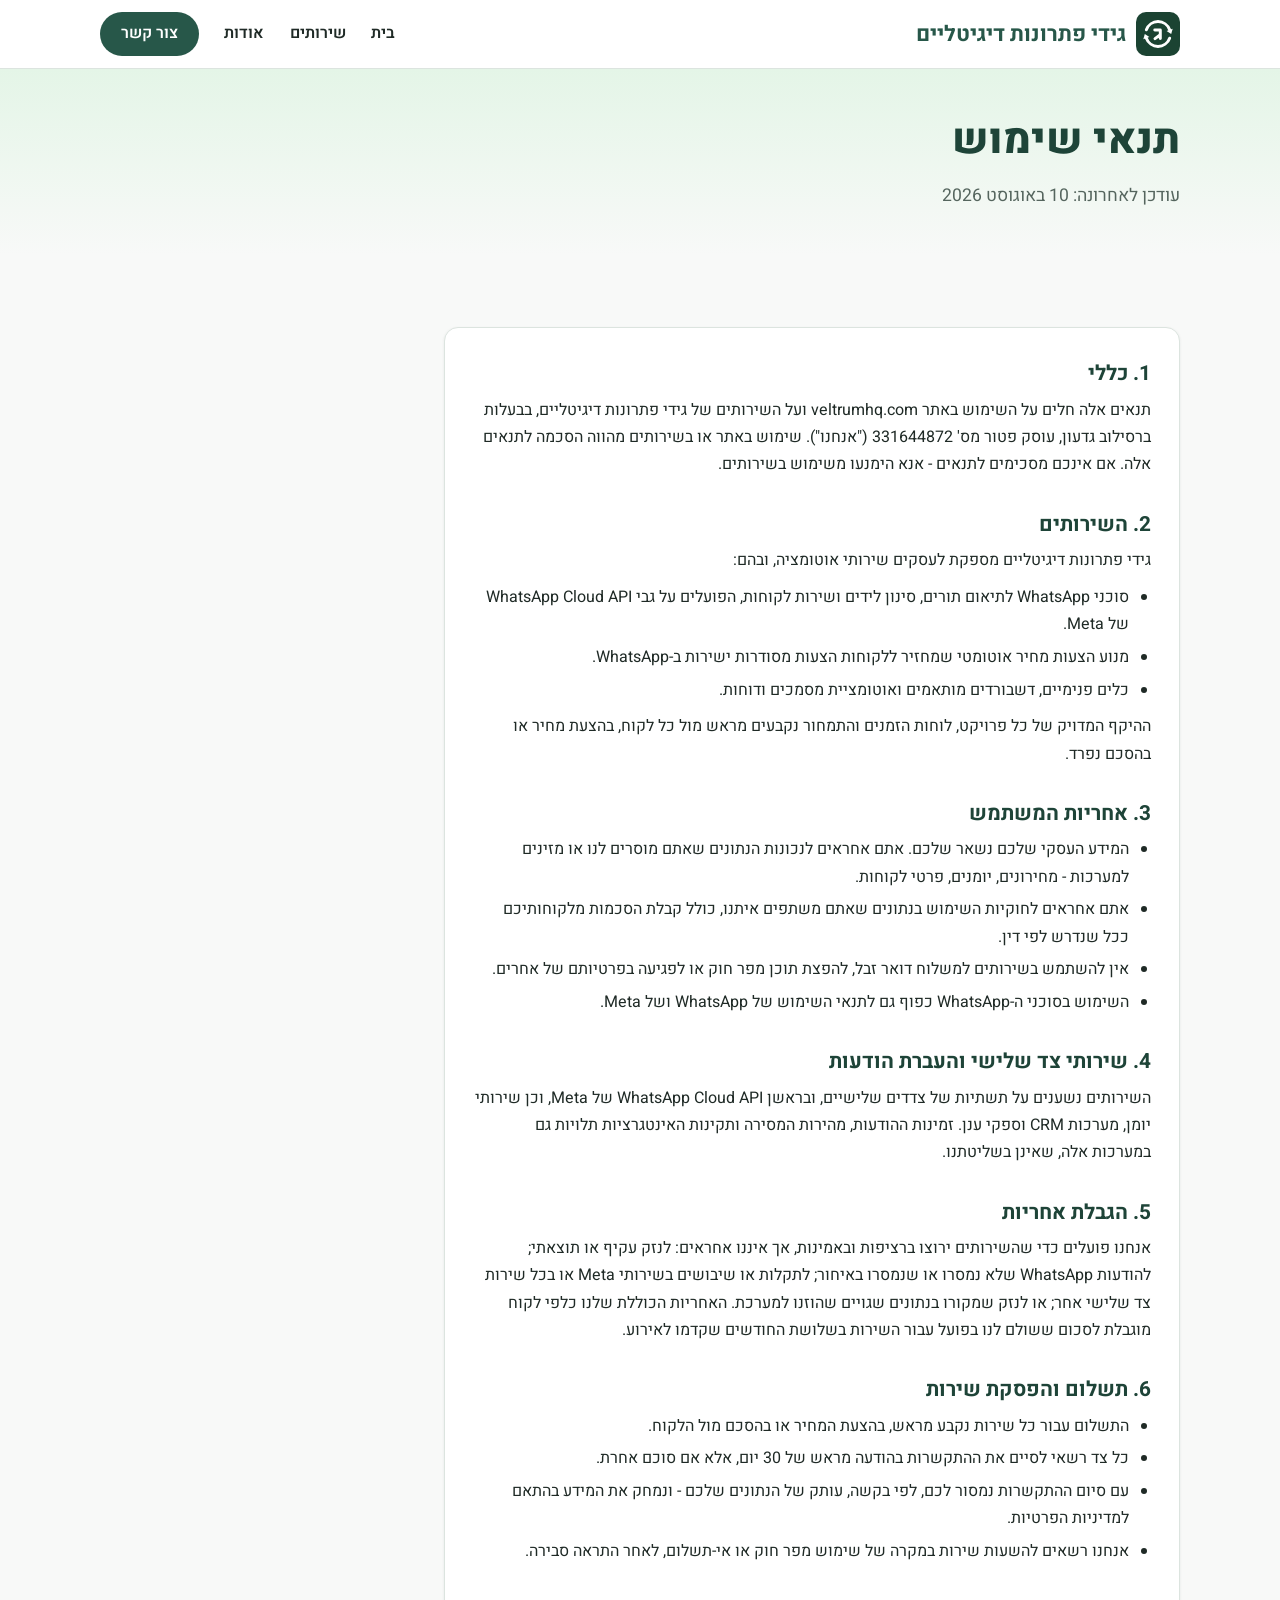
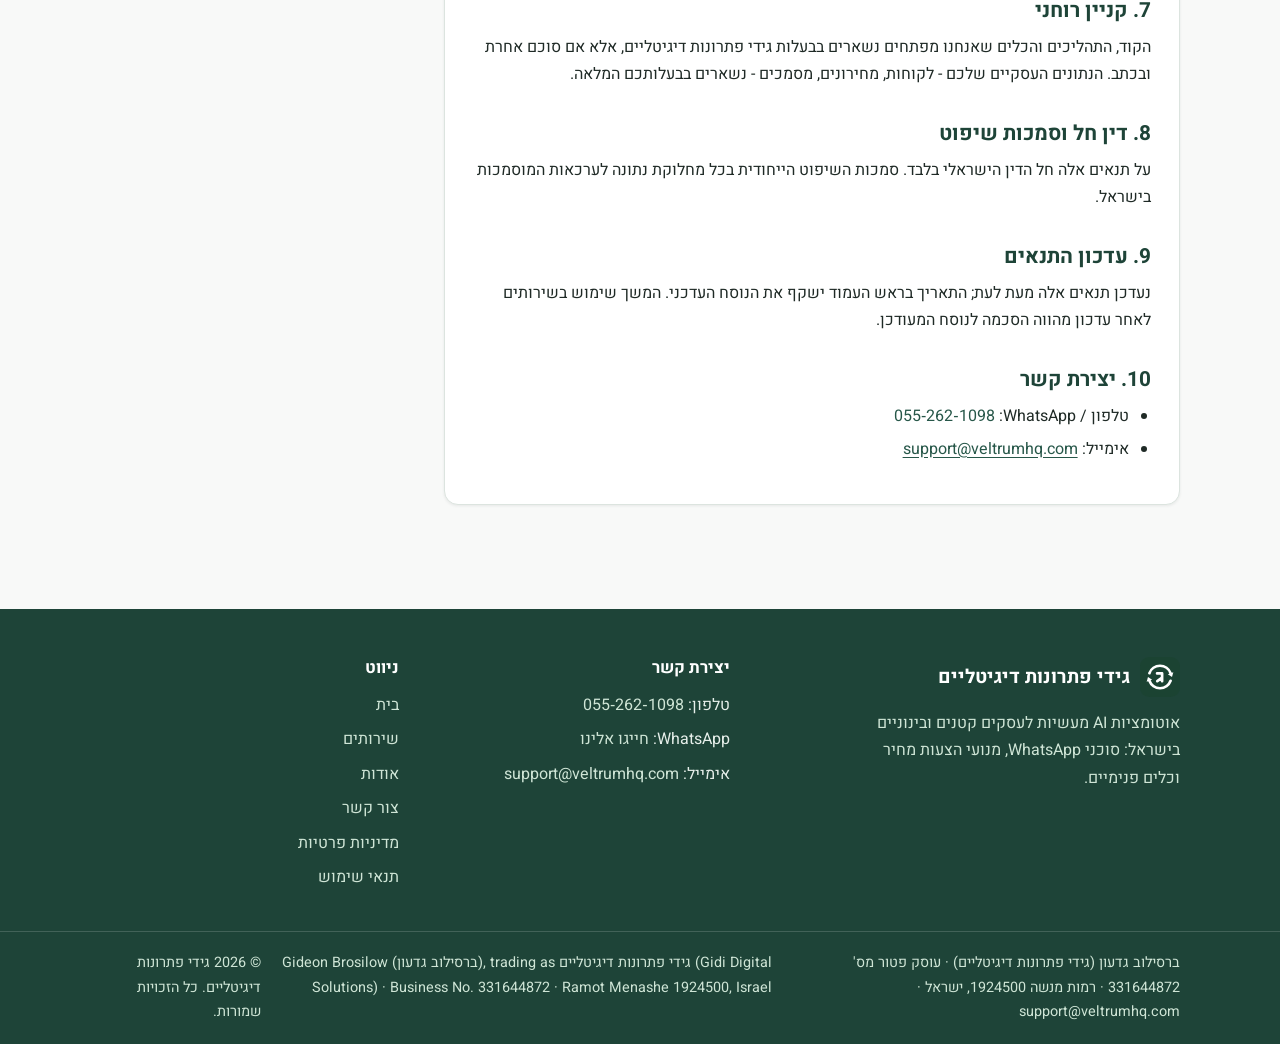
<file: terms.html>
<!DOCTYPE html>
<html lang="he" dir="rtl">
<head>
  <meta charset="UTF-8">
  <meta name="viewport" content="width=device-width, initial-scale=1.0">
  <title>תנאי שימוש | גידי פתרונות דיגיטליים</title>
  <meta name="description" content="תנאי השימוש בשירותי גידי פתרונות דיגיטליים: היקף השירותים, אחריות המשתמש, הגבלת אחריות, תשלום והפסקת שירות, ודין חל.">
  <link rel="canonical" href="https://veltrumhq.com/terms.html">
  <meta property="og:type" content="website">
  <meta property="og:site_name" content="גידי פתרונות דיגיטליים">
  <meta property="og:locale" content="he_IL">
  <meta property="og:title" content="תנאי שימוש | גידי פתרונות דיגיטליים">
  <meta property="og:description" content="תנאי השימוש באתר ובשירותים של גידי פתרונות דיגיטליים.">
  <meta property="og:url" content="https://veltrumhq.com/terms.html">
  <link rel="icon" type="image/svg+xml" href="assets/logo.svg">
  <link rel="preconnect" href="https://fonts.googleapis.com">
  <link rel="preconnect" href="https://fonts.gstatic.com" crossorigin>
  <link href="https://fonts.googleapis.com/css2?family=Heebo:wght@400;600;700;800&display=swap" rel="stylesheet">
  <link rel="stylesheet" href="css/style.css">
</head>
<body>

  <header class="site-header">
    <div class="container header-inner">
      <a class="brand" href="index.html">
        <img src="assets/logo.svg" alt="גידי פתרונות דיגיטליים" class="logo">
        <span class="brand-name">גידי פתרונות דיגיטליים</span>
      </a>
      <nav class="site-nav" aria-label="ניווט ראשי">
        <button class="nav-toggle" type="button" aria-expanded="false" aria-controls="nav-menu">
          <span class="sr-only">פתיחת תפריט</span>
          <span class="nav-toggle-bar"></span>
          <span class="nav-toggle-bar"></span>
          <span class="nav-toggle-bar"></span>
        </button>
        <ul id="nav-menu" class="nav-menu">
          <li><a href="index.html">בית</a></li>
          <li><a href="services.html">שירותים</a></li>
          <li><a href="about.html">אודות</a></li>
          <li><a href="contact.html" class="nav-cta">צור קשר</a></li>
        </ul>
      </nav>
    </div>
  </header>

  <main>

    <section class="page-hero">
      <div class="container">
        <h1>תנאי שימוש</h1>
        <p class="updated-date">עודכן לאחרונה: 10 באוגוסט 2026</p>
      </div>
    </section>

    <section class="section">
      <div class="container">
        <div class="legal-content">

          <h2>1. כללי</h2>
          <p>
            תנאים אלה חלים על השימוש באתר veltrumhq.com ועל השירותים של
            גידי פתרונות דיגיטליים, בבעלות ברסילוב גדעון, עוסק פטור מס' 331644872 ("אנחנו").
            שימוש באתר או בשירותים מהווה הסכמה לתנאים אלה. אם אינכם מסכימים
            לתנאים - אנא הימנעו משימוש בשירותים.
          </p>

          <h2>2. השירותים</h2>
          <p>גידי פתרונות דיגיטליים מספקת לעסקים שירותי אוטומציה, ובהם:</p>
          <ul>
            <li>סוכני WhatsApp לתיאום תורים, סינון לידים ושירות לקוחות, הפועלים על גבי WhatsApp Cloud API של Meta.</li>
            <li>מנוע הצעות מחיר אוטומטי שמחזיר ללקוחות הצעות מסודרות ישירות ב-WhatsApp.</li>
            <li>כלים פנימיים, דשבורדים מותאמים ואוטומציית מסמכים ודוחות.</li>
          </ul>
          <p>
            ההיקף המדויק של כל פרויקט, לוחות הזמנים והתמחור נקבעים מראש מול כל
            לקוח, בהצעת מחיר או בהסכם נפרד.
          </p>

          <h2>3. אחריות המשתמש</h2>
          <ul>
            <li>המידע העסקי שלכם נשאר שלכם. אתם אחראים לנכונות הנתונים שאתם מוסרים לנו או מזינים למערכות - מחירונים, יומנים, פרטי לקוחות.</li>
            <li>אתם אחראים לחוקיות השימוש בנתונים שאתם משתפים איתנו, כולל קבלת הסכמות מלקוחותיכם ככל שנדרש לפי דין.</li>
            <li>אין להשתמש בשירותים למשלוח דואר זבל, להפצת תוכן מפר חוק או לפגיעה בפרטיותם של אחרים.</li>
            <li>השימוש בסוכני ה-WhatsApp כפוף גם לתנאי השימוש של WhatsApp ושל Meta.</li>
          </ul>

          <h2>4. שירותי צד שלישי והעברת הודעות</h2>
          <p>
            השירותים נשענים על תשתיות של צדדים שלישיים, ובראשן WhatsApp Cloud API
            של Meta, וכן שירותי יומן, מערכות CRM וספקי ענן. זמינות ההודעות,
            מהירות המסירה ותקינות האינטגרציות תלויות גם במערכות אלה, שאינן
            בשליטתנו.
          </p>

          <h2>5. הגבלת אחריות</h2>
          <p>
            אנחנו פועלים כדי שהשירותים ירוצו ברציפות ובאמינות, אך איננו אחראים:
            לנזק עקיף או תוצאתי; להודעות WhatsApp שלא נמסרו או שנמסרו באיחור;
            לתקלות או שיבושים בשירותי Meta או בכל שירות צד שלישי אחר; או לנזק
            שמקורו בנתונים שגויים שהוזנו למערכת. האחריות הכוללת שלנו כלפי לקוח
            מוגבלת לסכום ששולם לנו בפועל עבור השירות בשלושת החודשים שקדמו לאירוע.
          </p>

          <h2>6. תשלום והפסקת שירות</h2>
          <ul>
            <li>התשלום עבור כל שירות נקבע מראש, בהצעת המחיר או בהסכם מול הלקוח.</li>
            <li>כל צד רשאי לסיים את ההתקשרות בהודעה מראש של 30 יום, אלא אם סוכם אחרת.</li>
            <li>עם סיום ההתקשרות נמסור לכם, לפי בקשה, עותק של הנתונים שלכם - ונמחק את המידע בהתאם למדיניות הפרטיות.</li>
            <li>אנחנו רשאים להשעות שירות במקרה של שימוש מפר חוק או אי-תשלום, לאחר התראה סבירה.</li>
          </ul>

          <h2>7. קניין רוחני</h2>
          <p>
            הקוד, התהליכים והכלים שאנחנו מפתחים נשארים בבעלות גידי פתרונות דיגיטליים, אלא אם
            סוכם אחרת ובכתב. הנתונים העסקיים שלכם - לקוחות, מחירונים, מסמכים -
            נשארים בבעלותכם המלאה.
          </p>

          <h2>8. דין חל וסמכות שיפוט</h2>
          <p>
            על תנאים אלה חל הדין הישראלי בלבד. סמכות השיפוט הייחודית בכל מחלוקת
            נתונה לערכאות המוסמכות בישראל.
          </p>

          <h2>9. עדכון התנאים</h2>
          <p>
            נעדכן תנאים אלה מעת לעת; התאריך בראש העמוד ישקף את הנוסח העדכני.
            המשך שימוש בשירותים לאחר עדכון מהווה הסכמה לנוסח המעודכן.
          </p>

          <h2>10. יצירת קשר</h2>
          <ul>
            <li>טלפון / WhatsApp: <a href="tel:055-262-1098"><span class="ltr-inline">055&#8209;262&#8209;1098</span></a></li>
            <li>אימייל: <a href="mailto:support@veltrumhq.com">support@veltrumhq.com</a></li>
          </ul>

        </div>
      </div>
    </section>

  </main>

  <footer class="site-footer">
    <div class="container footer-grid">
      <div>
        <div class="footer-brand-row">
          <img src="assets/logo.svg" alt="גידי פתרונות דיגיטליים" class="logo">
          <span class="footer-brand-name">גידי פתרונות דיגיטליים</span>
        </div>
        <p class="footer-tagline">
          אוטומציות AI מעשיות לעסקים קטנים ובינוניים בישראל: סוכני WhatsApp,
          מנועי הצעות מחיר וכלים פנימיים.
        </p>
      </div>
      <div>
        <h2 class="footer-heading">יצירת קשר</h2>
        <ul class="footer-list">
          <li>טלפון: <a href="tel:055-262-1098"><span class="ltr-inline">055&#8209;262&#8209;1098</span></a></li>
          <li>WhatsApp: <a href="tel:055-262-1098">חייגו&nbsp;אלינו</a></li>
          <li>אימייל: <a href="mailto:support@veltrumhq.com">support@veltrumhq.com</a></li>
        </ul>
      </div>
      <div>
        <h2 class="footer-heading">ניווט</h2>
        <ul class="footer-list">
          <li><a href="index.html">בית</a></li>
          <li><a href="services.html">שירותים</a></li>
          <li><a href="about.html">אודות</a></li>
          <li><a href="contact.html">צור קשר</a></li>
          <li><a href="privacy.html">מדיניות פרטיות</a></li>
          <li><a href="terms.html">תנאי שימוש</a></li>
        </ul>
      </div>
    </div>
    <div class="footer-bottom">
      <div class="container">
        <p class="legal-line" dir="rtl" lang="he">
          ברסילוב גדעון (גידי פתרונות דיגיטליים) &middot;
          עוסק פטור מס' 331644872 &middot;
          רמות מנשה 1924500, ישראל &middot;
          <a href="mailto:support@veltrumhq.com">support@veltrumhq.com</a>
        </p>
        <p class="legal-line-en" dir="ltr" lang="en">
          Gideon Brosilow (ברסילוב גדעון), trading as גידי פתרונות דיגיטליים (Gidi Digital Solutions) &middot;
          Business No. 331644872 &middot;
          Ramot Menashe 1924500, Israel
        </p>
        <p>© 2026 גידי פתרונות דיגיטליים. כל הזכויות שמורות.</p>
      </div>
    </div>
  </footer>

  <script src="js/main.js"></script>
</body>
</html>
</file>
<file: css/style.css>
/* ==========================================================================
   גידי פתרונות דיגיטליים - shared stylesheet (all pages)
   Mobile-first, RTL (html[dir="rtl"]). Palette extracted from the brand logo.
   ========================================================================== */

:root {
  --green-900: #1E4438; /* footer / deep surfaces */
  --green-800: #275749; /* primary brand green (logo tile) */
  --green-700: #33705E; /* hover shade */
  --accent: #67D073;    /* bright logo green - decorative only (fails AA on light bg) */
  --accent-soft: #E4F5E7;
  --bg: #F8F9F8;
  --surface: #FFFFFF;
  --text: #1F2A26;
  --text-muted: #55655E;
  --border: #DCE4DF;
  --footer-link: #CFE5D6;
  --radius: 14px;
  --shadow-sm: 0 1px 3px rgba(31, 42, 38, 0.08);
  --shadow-md: 0 6px 20px rgba(31, 42, 38, 0.10);
  --container: 1120px;
}

/* --- Reset / base ------------------------------------------------------- */

*,
*::before,
*::after {
  box-sizing: border-box;
  margin: 0;
  padding: 0;
}

html {
  scroll-behavior: smooth;
}

body {
  font-family: 'Heebo', sans-serif;
  font-size: 1rem;
  line-height: 1.7;
  color: var(--text);
  background-color: var(--bg);
  direction: rtl;
  text-align: right;
  overflow-wrap: break-word;
}

img,
svg {
  max-width: 100%;
  display: block;
}

a {
  color: var(--green-800);
  text-decoration: underline;
  text-underline-offset: 3px;
}

a:hover {
  color: var(--green-700);
}

:focus-visible {
  outline: 3px solid var(--green-800);
  outline-offset: 2px;
  border-radius: 4px;
}

ul,
ol {
  padding-inline-start: 1.4rem;
}

h1,
h2,
h3 {
  color: var(--green-900);
  line-height: 1.3;
  font-weight: 700;
}

.container {
  width: 100%;
  max-width: var(--container);
  margin-inline: auto;
  padding-inline: 1.25rem;
}

.sr-only {
  position: absolute;
  width: 1px;
  height: 1px;
  padding: 0;
  margin: -1px;
  overflow: hidden;
  clip: rect(0 0 0 0);
  white-space: nowrap;
  border: 0;
}

/* Keep phone numbers reading left-to-right inside RTL text */
.ltr-inline {
  direction: ltr;
  unicode-bidi: isolate;
  display: inline-block;
}

/* --- Buttons ------------------------------------------------------------ */

.btn {
  display: inline-block;
  padding: 0.8rem 1.7rem;
  border-radius: 999px;
  font-weight: 600;
  font-size: 1.05rem;
  text-decoration: none;
  border: 2px solid var(--green-800);
  background-color: var(--green-800);
  color: #FFFFFF;
  transition: background-color 0.2s ease, color 0.2s ease, transform 0.1s ease;
}

.btn:hover {
  background-color: var(--green-700);
  border-color: var(--green-700);
  color: #FFFFFF;
  transform: translateY(-1px);
}

.btn-outline {
  background-color: transparent;
  color: var(--green-800);
}

.btn-outline:hover {
  background-color: var(--accent-soft);
  color: var(--green-900);
}

.btn-on-dark {
  background-color: #FFFFFF;
  border-color: #FFFFFF;
  color: var(--green-900);
}

.btn-on-dark:hover {
  background-color: var(--accent-soft);
  border-color: var(--accent-soft);
  color: var(--green-900);
}

.btn-on-dark:focus-visible,
.site-footer a:focus-visible {
  outline-color: #FFFFFF;
}

/* --- Header / navigation ------------------------------------------------ */

.site-header {
  position: sticky;
  top: 0;
  z-index: 50;
  background-color: var(--surface);
  border-bottom: 1px solid var(--border);
}

.header-inner {
  display: flex;
  align-items: center;
  justify-content: space-between;
  gap: 1rem;
  min-height: 68px;
}

.brand {
  display: flex;
  align-items: center;
  gap: 0.65rem;
  text-decoration: none;
}

.logo {
  height: 44px;
  width: 44px;
}

.brand-name {
  font-size: 1.35rem;
  font-weight: 700;
  color: var(--green-800);
}

.nav-toggle {
  display: inline-flex;
  flex-direction: column;
  justify-content: center;
  gap: 5px;
  width: 44px;
  height: 44px;
  padding: 10px;
  background: none;
  border: 1px solid var(--border);
  border-radius: 10px;
  cursor: pointer;
}

.nav-toggle-bar {
  display: block;
  width: 100%;
  height: 2.5px;
  border-radius: 2px;
  background-color: var(--green-800);
  transition: transform 0.2s ease, opacity 0.2s ease;
}

.nav-toggle[aria-expanded="true"] .nav-toggle-bar:nth-child(2) {
  transform: translateY(7.5px) rotate(45deg);
}

.nav-toggle[aria-expanded="true"] .nav-toggle-bar:nth-child(3) {
  opacity: 0;
}

.nav-toggle[aria-expanded="true"] .nav-toggle-bar:nth-child(4) {
  transform: translateY(-7.5px) rotate(-45deg);
}

.nav-menu {
  display: none;
  position: absolute;
  top: 100%;
  right: 0;
  left: 0;
  flex-direction: column;
  gap: 0;
  list-style: none;
  padding: 0.5rem 1.25rem 1rem;
  background-color: var(--surface);
  border-bottom: 1px solid var(--border);
  box-shadow: var(--shadow-md);
}

.nav-menu.open {
  display: flex;
}

.nav-menu a {
  display: block;
  padding: 0.7rem 0.25rem;
  font-weight: 600;
  text-decoration: none;
  color: var(--text);
}

.nav-menu a:hover {
  color: var(--green-800);
  text-decoration: underline;
}

.nav-menu a[aria-current="page"] {
  color: var(--green-800);
  text-decoration: underline;
  text-decoration-thickness: 2px;
}

.nav-menu .nav-cta {
  margin-top: 0.5rem;
  padding: 0.55rem 1.2rem;
  border-radius: 999px;
  background-color: var(--green-800);
  color: #FFFFFF;
  text-align: center;
}

.nav-menu .nav-cta:hover {
  background-color: var(--green-700);
  color: #FFFFFF;
  text-decoration: none;
}

/* The current-page rule above must not repaint the CTA pill's white text */
.nav-menu .nav-cta[aria-current="page"] {
  color: #FFFFFF;
  text-decoration: underline;
  text-decoration-thickness: 2px;
  text-underline-offset: 4px;
}

/* --- Hero --------------------------------------------------------------- */

.hero {
  background: linear-gradient(180deg, var(--accent-soft) 0%, var(--bg) 100%);
  padding-block: 3.5rem 4rem;
}

.hero h1 {
  font-size: clamp(1.9rem, 5.5vw, 3.1rem);
  font-weight: 800;
  max-width: 46rem;
}

.hero-sub {
  margin-top: 1.25rem;
  font-size: 1.15rem;
  max-width: 42rem;
}

.hero-actions {
  display: flex;
  flex-wrap: wrap;
  gap: 0.9rem;
  margin-top: 2rem;
}

/* --- Generic sections --------------------------------------------------- */

.section {
  padding-block: 3.5rem;
}

.section-title {
  font-size: clamp(1.5rem, 3.5vw, 2rem);
  margin-bottom: 0.75rem;
}

.section-intro {
  color: var(--text-muted);
  max-width: 44rem;
  margin-bottom: 2rem;
}

/* --- Cards (services preview / steps) ----------------------------------- */

.card-grid {
  display: grid;
  grid-template-columns: 1fr;
  gap: 1.4rem;
}

.card {
  background-color: var(--surface);
  border: 1px solid var(--border);
  border-radius: var(--radius);
  padding: 1.75rem;
  box-shadow: var(--shadow-sm);
  display: flex;
  flex-direction: column;
  gap: 0.8rem;
}

.card-icon {
  width: 52px;
  height: 52px;
  border-radius: 14px;
  background-color: var(--accent-soft);
  display: flex;
  align-items: center;
  justify-content: center;
  color: var(--green-800);
}

.card-icon svg {
  width: 28px;
  height: 28px;
}

.card h3 {
  font-size: 1.2rem;
}

.card p {
  color: var(--text-muted);
  flex-grow: 1;
}

.card-link {
  font-weight: 600;
  text-decoration: none;
}

.card-link:hover {
  text-decoration: underline;
}

.steps {
  counter-reset: step;
  list-style: none;
  padding: 0;
  display: grid;
  grid-template-columns: 1fr;
  gap: 1.4rem;
}

.steps li {
  counter-increment: step;
  background-color: var(--surface);
  border: 1px solid var(--border);
  border-radius: var(--radius);
  padding: 1.5rem;
  box-shadow: var(--shadow-sm);
}

.steps li::before {
  content: counter(step);
  display: inline-flex;
  align-items: center;
  justify-content: center;
  width: 38px;
  height: 38px;
  border-radius: 50%;
  background-color: var(--green-800);
  color: #FFFFFF;
  font-weight: 700;
  margin-bottom: 0.8rem;
}

.steps h3 {
  font-size: 1.1rem;
  margin-bottom: 0.35rem;
}

.steps p {
  color: var(--text-muted);
}

/* --- CTA band ----------------------------------------------------------- */

.cta {
  background-color: var(--green-800);
  padding-block: 3.5rem;
  text-align: center;
}

.cta h2 {
  color: #FFFFFF;
  font-size: clamp(1.5rem, 4vw, 2.1rem);
}

.cta p {
  color: var(--accent-soft);
  max-width: 38rem;
  margin: 0.9rem auto 1.8rem;
}

.cta .btn {
  margin-inline: 0.4rem;
}

/* --- Page hero (inner pages) -------------------------------------------- */

.page-hero {
  background: linear-gradient(180deg, var(--accent-soft) 0%, var(--bg) 100%);
  padding-block: 2.75rem;
}

.page-hero h1 {
  font-size: clamp(1.8rem, 4.5vw, 2.6rem);
  font-weight: 800;
}

.page-hero p {
  margin-top: 0.9rem;
  max-width: 44rem;
  font-size: 1.1rem;
}

.updated-date {
  color: var(--text-muted);
  font-size: 0.95rem;
}

/* --- Services page ------------------------------------------------------ */

.service {
  background-color: var(--surface);
  border: 1px solid var(--border);
  border-radius: var(--radius);
  box-shadow: var(--shadow-sm);
  padding: 2rem 1.75rem;
  margin-bottom: 1.75rem;
}

.service h2 {
  font-size: clamp(1.3rem, 3vw, 1.6rem);
  margin-bottom: 0.9rem;
}

.service > p {
  max-width: 48rem;
}

.example {
  background-color: var(--accent-soft);
  border-inline-start: 4px solid var(--accent);
  border-radius: 10px;
  padding: 1rem 1.25rem;
  margin-block: 1.25rem;
  max-width: 48rem;
}

.example strong {
  color: var(--green-900);
}

.benefits {
  list-style: none;
  padding: 0;
  margin-top: 1rem;
  display: grid;
  gap: 0.5rem;
}

.benefits li {
  padding-inline-start: 1.7rem;
  position: relative;
}

.benefits li::before {
  content: "";
  position: absolute;
  inset-inline-start: 0;
  top: 0.42em;
  width: 0.95em;
  height: 0.95em;
  border-radius: 50%;
  background-color: var(--green-800);
  background-image: url("data:image/svg+xml,%3Csvg xmlns='http://www.w3.org/2000/svg' viewBox='0 0 16 16'%3E%3Cpath d='M4 8.5 7 11l5 -6' fill='none' stroke='%23FFFFFF' stroke-width='2' stroke-linecap='round' stroke-linejoin='round'/%3E%3C/svg%3E");
  background-size: 70%;
  background-position: center;
  background-repeat: no-repeat;
}

.service-cta {
  margin-top: 1.4rem;
}

/* --- About page --------------------------------------------------------- */

.about-content {
  max-width: 46rem;
}

.about-content p + p {
  margin-top: 1.2rem;
}

.values {
  list-style: none;
  padding: 0;
  margin-top: 1.5rem;
  display: grid;
  gap: 0.9rem;
}

.values li {
  background-color: var(--surface);
  border: 1px solid var(--border);
  border-radius: 10px;
  padding: 1rem 1.25rem;
}

.values strong {
  color: var(--green-800);
}

/* --- Contact page ------------------------------------------------------- */

.contact-channels {
  display: grid;
  grid-template-columns: 1fr;
  gap: 1.4rem;
}

.channel {
  position: relative;
  display: flex;
  flex-direction: column;
  align-items: flex-start;
  gap: 0.6rem;
  background-color: var(--surface);
  border: 1px solid var(--border);
  border-radius: var(--radius);
  padding: 1.75rem;
  box-shadow: var(--shadow-sm);
  color: var(--text);
  transition: box-shadow 0.2s ease, transform 0.1s ease;
}

.channel:hover {
  box-shadow: var(--shadow-md);
  transform: translateY(-2px);
  color: var(--text);
}

.channel-icon {
  width: 52px;
  height: 52px;
  border-radius: 14px;
  background-color: var(--accent-soft);
  display: flex;
  align-items: center;
  justify-content: center;
  color: var(--green-800);
}

.channel-icon svg {
  width: 28px;
  height: 28px;
}

.channel h2 {
  font-size: 1.25rem;
}

.channel-value {
  font-weight: 600;
  color: var(--green-800);
  text-decoration: underline;
  text-underline-offset: 3px;
}

/* Stretch the channel link over the whole card so the card stays clickable
   while only the number/address text lives inside the anchor */
.channel-value::after {
  content: "";
  position: absolute;
  inset: 0;
  border-radius: var(--radius);
}

.channel .channel-value:focus-visible {
  outline: none;
}

.channel:focus-within {
  outline: 3px solid var(--green-800);
  outline-offset: 2px;
}

.channel-note {
  color: var(--text-muted);
  font-size: 0.95rem;
}

.channel-primary {
  background-color: var(--green-800);
  border-color: var(--green-800);
  color: #FFFFFF;
}

.channel-primary:hover {
  color: #FFFFFF;
  background-color: var(--green-700);
}

.channel-primary h2,
.channel-primary .channel-value {
  color: #FFFFFF;
}

.channel-primary .channel-note {
  color: var(--accent-soft);
}

.channel-primary .channel-icon {
  background-color: rgba(255, 255, 255, 0.14);
  color: #FFFFFF;
}

.channel-badge {
  display: inline-block;
  background-color: var(--accent);
  color: var(--green-900);
  font-size: 0.85rem;
  font-weight: 700;
  border-radius: 999px;
  padding: 0.1rem 0.8rem;
}

.contact-note {
  margin-top: 2rem;
  color: var(--text-muted);
  max-width: 44rem;
}

/* --- Legal pages (privacy / terms) -------------------------------------- */

.legal-content {
  max-width: 46rem;
  background-color: var(--surface);
  border: 1px solid var(--border);
  border-radius: var(--radius);
  padding: 2rem 1.75rem;
  box-shadow: var(--shadow-sm);
}

.legal-content h2 {
  font-size: 1.3rem;
  margin-top: 2rem;
  margin-bottom: 0.6rem;
}

.legal-content h2:first-of-type {
  margin-top: 0;
}

.legal-content h3 {
  font-size: 1.1rem;
  margin-top: 1.4rem;
  margin-bottom: 0.4rem;
}

.legal-content p + p {
  margin-top: 0.8rem;
}

.legal-content ul {
  margin-block: 0.6rem;
  display: grid;
  gap: 0.35rem;
}

/* --- Footer ------------------------------------------------------------- */

.site-footer {
  background-color: var(--green-900);
  color: #E6EFEA;
  padding-block: 3rem 0;
  margin-top: 2rem;
}

.footer-grid {
  display: grid;
  grid-template-columns: 1fr;
  gap: 2rem;
  padding-bottom: 2.5rem;
}

.footer-brand-row {
  display: flex;
  align-items: center;
  gap: 0.65rem;
  margin-bottom: 0.8rem;
}

.footer-brand-row .logo {
  height: 40px;
  width: 40px;
}

.footer-brand-name {
  font-size: 1.2rem;
  font-weight: 700;
  color: #FFFFFF;
}

.footer-tagline {
  color: var(--footer-link);
  max-width: 20rem;
}

.footer-heading {
  color: #FFFFFF;
  font-size: 1.05rem;
  margin-bottom: 0.8rem;
}

.footer-list {
  list-style: none;
  padding: 0;
  display: grid;
  gap: 0.45rem;
}

.site-footer a {
  color: var(--footer-link);
  text-decoration: none;
}

.site-footer a:hover {
  color: #FFFFFF;
  text-decoration: underline;
}

.footer-bottom {
  border-top: 1px solid rgba(255, 255, 255, 0.16);
  padding-block: 1.2rem;
}

.footer-bottom .container {
  display: flex;
  flex-direction: column;
  gap: 0.3rem;
}

.footer-bottom p {
  color: var(--footer-link);
  font-size: 0.9rem;
}

/* Bilingual legal identity lines in the footer */
.legal-line,
.legal-line-en {
  color: var(--footer-link);
  font-size: 0.9rem;
}

/* Static (non-link) address value on the contact page */
.channel-address {
  font-weight: 600;
  color: var(--green-800);
}

/* --- Desktop ------------------------------------------------------------ */

@media (min-width: 820px) {
  .nav-toggle {
    display: none;
  }

  .nav-menu {
    display: flex;
    position: static;
    flex-direction: row;
    align-items: center;
    gap: 1.6rem;
    padding: 0;
    background: none;
    border: none;
    box-shadow: none;
  }

  .nav-menu a {
    padding: 0.4rem 0;
  }

  .nav-menu .nav-cta {
    margin-top: 0;
    padding: 0.55rem 1.3rem;
  }

  .hero {
    padding-block: 5.5rem 6rem;
  }

  .section {
    padding-block: 4.5rem;
  }

  .card-grid,
  .steps,
  .contact-channels {
    grid-template-columns: repeat(3, 1fr);
  }

  .service {
    padding: 2.5rem;
  }

  .footer-grid {
    grid-template-columns: 1.4fr 1fr 1fr;
  }

  .footer-bottom .container {
    flex-direction: row;
    justify-content: space-between;
  }
}

/* Longer brand name: keep the header on one line on narrow phones */
.brand-name { white-space: nowrap; }
@media (max-width: 480px) {
  .brand-name { font-size: 1.02rem; }
  .site-header .logo { height: 38px; width: 38px; }
}
</file>
